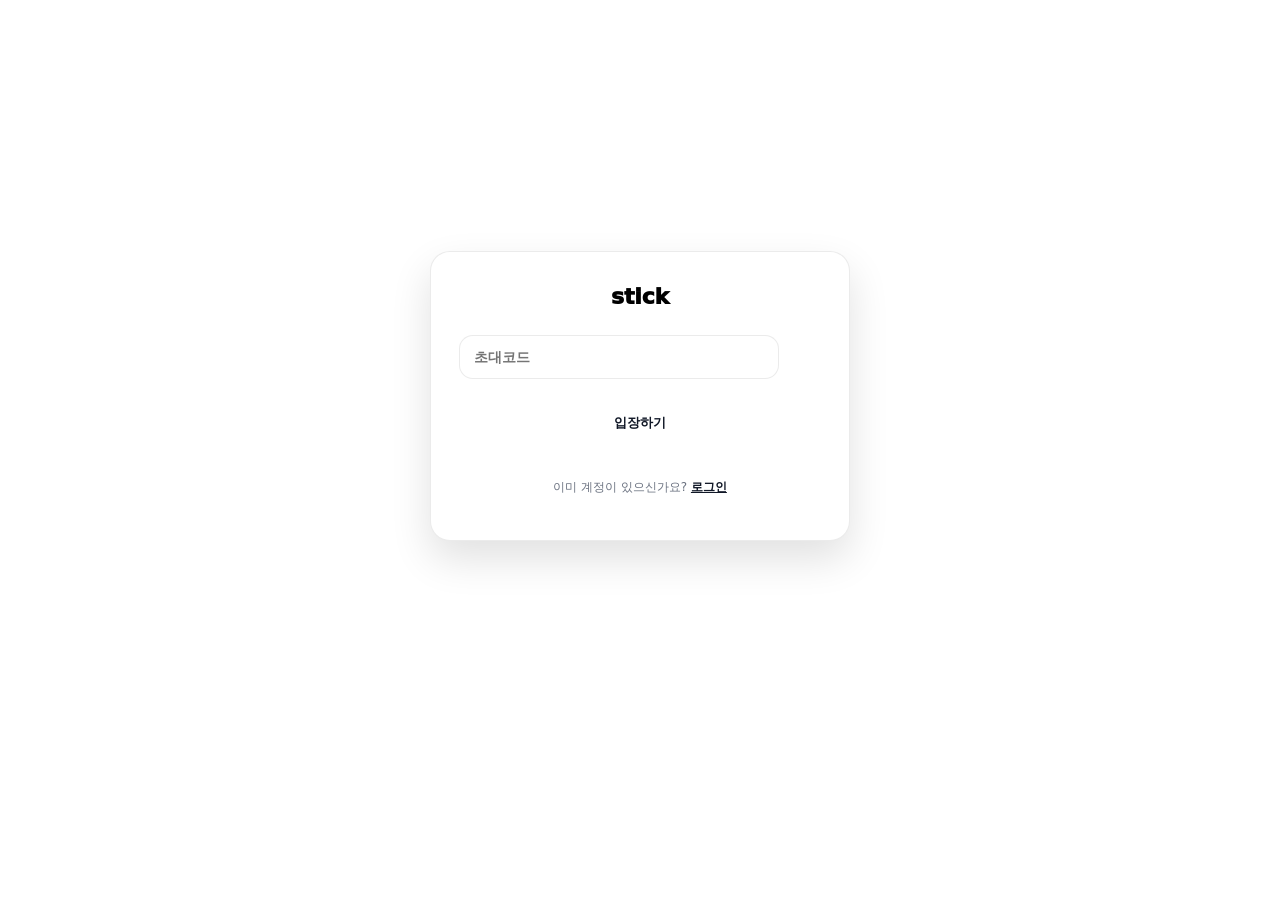
<file: index.html>
<!doctype html>
<html lang="ko">
<head>
    <meta charset="utf-8" />
    <meta name="viewport" content="width=device-width, initial-scale=1" />
    <title>stick | invite</title>

    <link rel="stylesheet" href="css/styles.css" />
    <link rel="stylesheet" href="css/index.css" />
</head>
<body>

<div class="home">
    <main class="homeCard" role="main">
        <header class="homeHead">
            <h1 class="homeTitle">stick</h1>
        </header>

        <section class="homeBody">

            <input
                    id="inviteCode"
                    class="inviteInput input"
                    type="text"
                    placeholder="초대코드"
                    autocomplete="off"
            />
        </section>

        <section class="homeActions">
            <button id="enterBtn" class="btn primary" type="button">
                입장하기
            </button>
        </section>

        <footer class="homeFoot">
            <p class="homeHint">
                이미 계정이 있으신가요?
                <button class="btn linkBtn" data-login-open>로그인</button>
            </p>
        </footer>

    </main>
</div>

<div class="overlay home-overlay hidden" aria-hidden="true" data-login-overlay>
    <div class="dialog loginDialog" role="dialog" aria-modal="true" aria-labelledby="loginTitle">
        <div class="dialogBody">
            <div id="loginTitle" class="dialogTitle">로그인</div>
            <button class="dialogClose" type="button" aria-label="닫기" data-login-close>✕</button>
            <div class="loginForm">
                <label class="loginLabel">
                    아이디
                    <input id="loginId" class="loginInput input" type="text" autocomplete="username" />
                </label>

                <label class="loginLabel">
                    비밀번호
                    <input id="loginPw" class="loginInput input" type="password" autocomplete="current-password" />
                </label>

                <div class="loginActions">
                    <button id="loginSubmitBtn" class="btn primary" type="button">로그인</button>
                    <button id="discordLoginBtn" class="btn" type="button">Discord로 로그인</button>
                </div>
                <div class="loginMeta">
                    <span>아직 계정이 없으신가요?</span>
                    <a href="./signup.html" class="loginLink">회원가입</a>
                </div>
            </div>
        </div>

    </div>
</div>



<script src="js/index.js"></script>


</body>
</html>
</file>
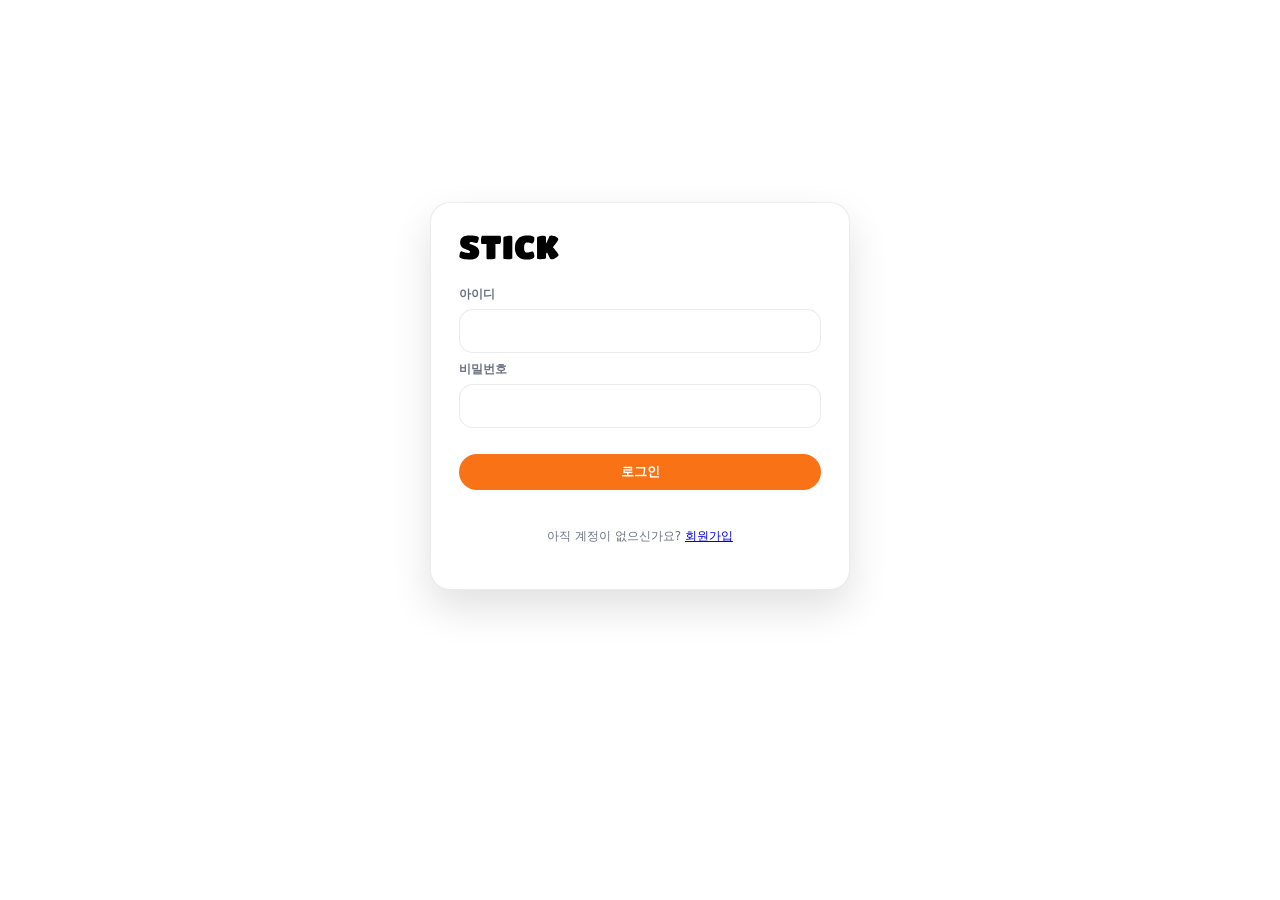
<file: src/main/resources/static/index.html>
<!doctype html>
<html lang="ko">
<head>
    <meta charset="utf-8" />
    <meta name="viewport" content="width=device-width, initial-scale=1" />
    <title>stick | 로그인</title>

    <link rel="stylesheet" href="css/styles.css" />
    <link rel="stylesheet" href="css/index.css" />
</head>
<body>

<div class="home">
    <main class="homeCard" role="main">
        <header class="homeHead">
            <h1 class="homeTitle"><img alt="stick" class="stickLogo" src="img/stick.svg"></h1>
        </header>

        <section class="homeBody">
            <label class="loginLabel">
                아이디
                <input id="loginId" class="loginInput input" type="text" autocomplete="username" />
            </label>

            <label class="loginLabel">
                비밀번호
                <input id="loginPw" class="loginInput input" type="password" autocomplete="current-password" />
            </label>
        </section>

        <section class="homeActions">
            <button id="loginSubmitBtn" class="btn primary" type="button">로그인</button>
        </section>

        <footer class="homeFoot">
            <p class="homeHint">
                아직 계정이 없으신가요?
                <a href="html/signup.html" class="loginLink">회원가입</a>
            </p>
        </footer>

    </main>
</div>

<script src="js/index.js"></script>

</body>
</html>
</file>
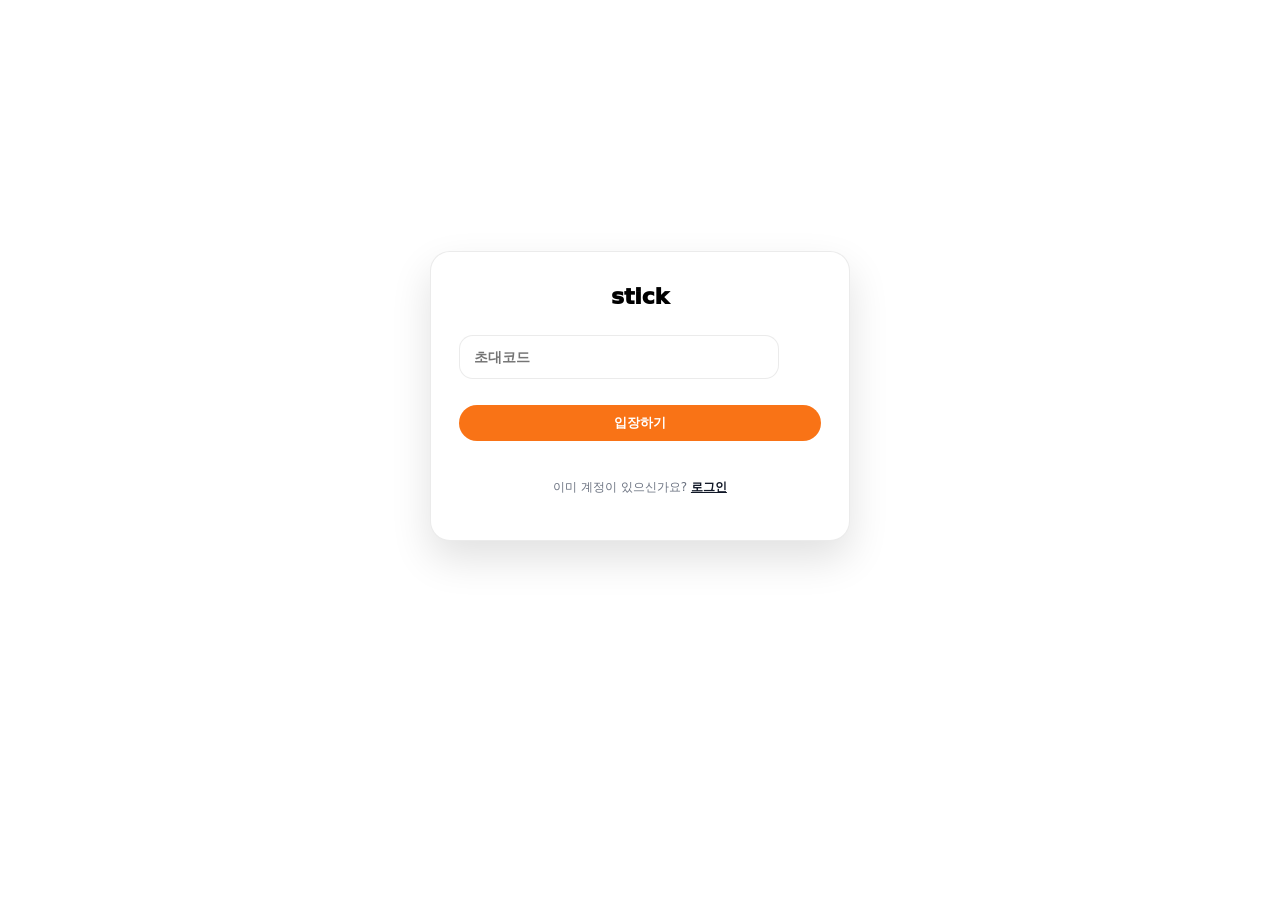
<file: src/main/resources/static/html/index.html>
<!doctype html>
<html lang="ko">
<head>
    <meta charset="utf-8" />
    <meta name="viewport" content="width=device-width, initial-scale=1" />
    <title>stick | invite</title>

    <link rel="stylesheet" href="../css/styles.css" />
    <link rel="stylesheet" href="../css/index.css" />
</head>
<body>

<div class="home">
    <main class="homeCard" role="main">
        <header class="homeHead">
            <h1 class="homeTitle">stick</h1>
        </header>

        <section class="homeBody">

            <input
                    id="inviteCode"
                    class="inviteInput input"
                    type="text"
                    placeholder="초대코드"
                    autocomplete="off"
            />
        </section>

        <section class="homeActions">
            <button id="enterBtn" class="btn primary" type="button">
                입장하기
            </button>
        </section>

        <footer class="homeFoot">
            <p class="homeHint">
                이미 계정이 있으신가요?
                <button class="btn linkBtn" data-login-open>로그인</button>
            </p>
        </footer>

    </main>
</div>

<div class="overlay home-overlay hidden" aria-hidden="true" data-login-overlay>
    <div class="dialog loginDialog" role="dialog" aria-modal="true" aria-labelledby="loginTitle">
        <div class="dialogBody">
            <div id="loginTitle" class="dialogTitle">로그인</div>
            <button class="dialogClose" type="button" aria-label="닫기" data-login-close>✕</button>
            <div class="loginForm">
                <label class="loginLabel">
                    아이디
                    <input id="loginId" class="loginInput input" type="text" autocomplete="username" />
                </label>

                <label class="loginLabel">
                    비밀번호
                    <input id="loginPw" class="loginInput input" type="password" autocomplete="current-password" />
                </label>

                <div class="loginActions">
                    <button id="loginSubmitBtn" class="btn primary" type="button">로그인</button>
                    <button id="discordLoginBtn" class="btn" type="button">Discord로 로그인</button>
                </div>
                <div class="loginMeta">
                    <span>아직 계정이 없으신가요?</span>
                    <a href="signup.html" class="loginLink">회원가입</a>
                </div>
            </div>
        </div>

    </div>
</div>



<script src="../js/index.js"></script>


</body>
</html>
</file>
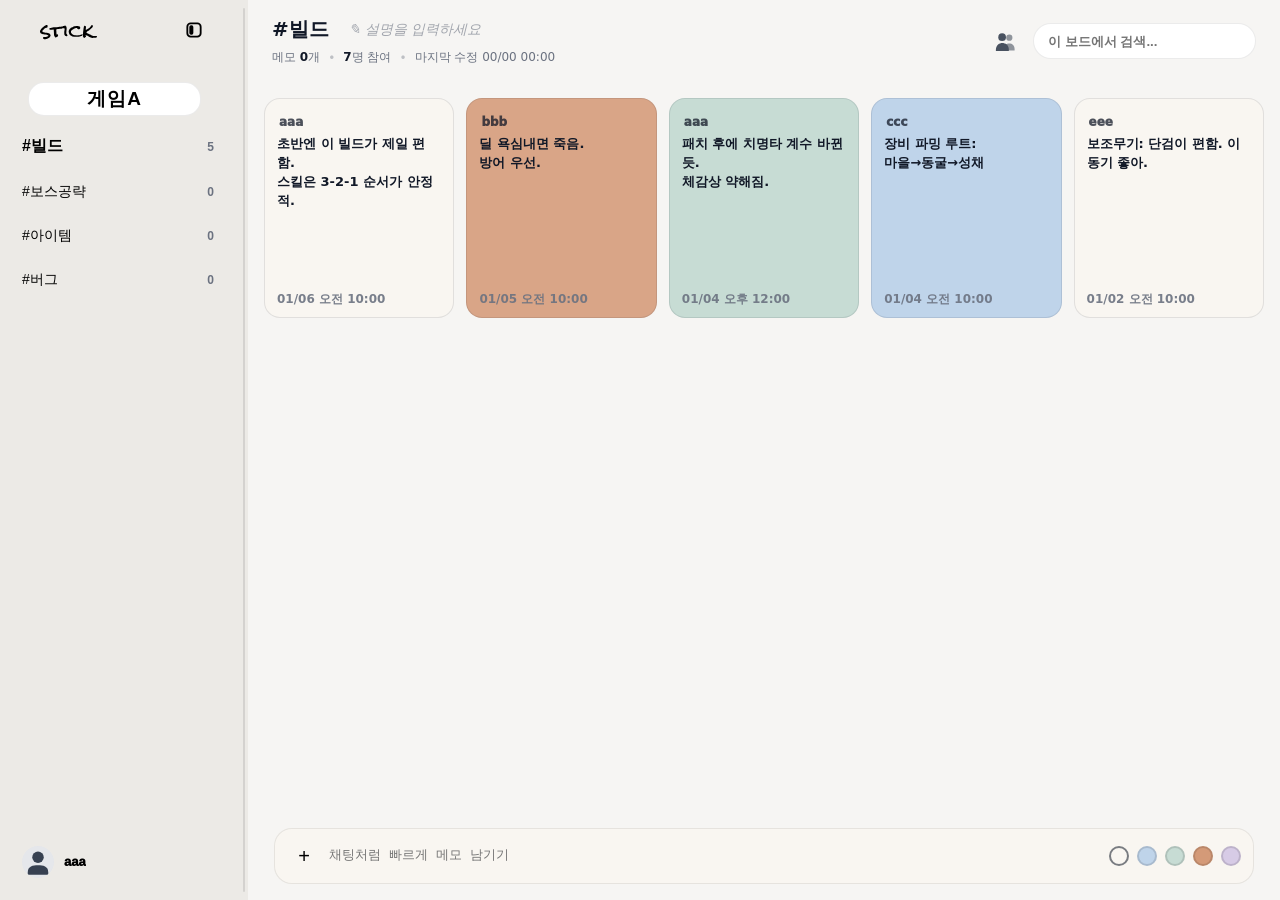
<file: app.html>
<!doctype html>
<html lang="ko">
<head>
    <meta charset="utf-8"/>
    <meta content="width=device-width,initial-scale=1" name="viewport"/>
    <title>stick</title>
    <link href="css/styles.css" rel="stylesheet"/>
</head>
<body>
<div class="app">

    <div class="layout">
        <!-- LEFT SIDEBAR -->
        <aside class="sidebar">
            <div class="sideHead">
                <div class="sideBrand">
                    <img alt="stick" class="stickLogo" src="img/stick.svg">
                </div>
                <button aria-label="사이드바 토글" class="iconBtn sideToggle" id="toggleSidebar" type="button">
                    <img alt="" class="sideIcon" src="img/sidebar-icon.svg">
                </button>
            </div>
            <div class="sideInfo">
                <div class="sideControls">
                        <label class="pill pillDrop" id="spacePill">
                            <button aria-expanded="false" aria-haspopup="listbox" class="dropBtn" id="spaceBtn"
                                    type="button">
                                <span id="spaceLabel">게임A</span>
                            </button>

                            <div class="dropMenu hidden" id="spaceMenu" role="listbox" tabindex="-1">
                                <button class="dropItem is-active" data-value="gameA" role="option" type="button">게임A
                                </button>
                                <button class="dropItem" data-value="gameB" role="option" type="button">게임B</button>
                            </div>

                            <select hidden id="spaceSelect">
                                <option value="gameA">게임A</option>
                                <option value="gameB">게임B</option>
                            </select>
                        </label>

                        <span aria-hidden="true" class="segDiv"></span>
                </div>
            </div>
            <nav class="boardList" id="boardList"></nav>
            <div class="sideFooter">
                <button aria-label="내 계정" class="userCard" id="meBtn" type="button">
                    <img alt="profile" class="avatar" id="meAvatar" src="img/user-icon.svg">

                    <div class="userMeta">
                        <div class="userName" id="meName">aaa</div>
                    </div>
                </button>
            </div>

        </aside>

        <div aria-orientation="vertical" class="splitter" id="splitter" role="separator" tabindex="0"></div>

        <!-- MAIN -->
        <main class="main">
            <div class="boardTop">
                <div class="boardHero">
                    <div class="boardTitleLine">
                        <div class="boardName" id="boardName">#빌드</div>
                        <div class="boardDesc" id="boardDesc" contenteditable="false"></div>
                    </div>

                    <div class="boardSummary" id="boardSummary">
                        <span class="sum-item">메모 <b id="memoCount">0</b>개</span>
                        <span class="sum-divider">•</span>
                        <span class="sum-item"><b id="memberCount">0</b>명 참여</span>
                        <span class="sum-divider">•</span>
                        <span class="sum-item">마지막 수정 <span id="lastModified">00/00 00:00</span></span>
                    </div>
                </div>

                <div class="topRight">
                    <!-- 멤버 패널 토글 버튼 (오른쪽 패널 열기용) -->
                    <button aria-label="멤버 패널" class="iconBtn" id="membersToggleBtn" type="button">
                        <img alt="" class="memberIcon" src="img/member-icon.svg">
                    </button>

                    <div class="search">
                        <div class="searchWrap" id="searchWrap">
                            <input autocomplete="off" id="searchInput" placeholder="이 보드에서 검색..."/>
                            <button aria-label="검색 지우기" class="searchClear" id="searchClear" type="button">✕</button>
                        </div>
                    </div>
                </div>
            </div>

            <div class="boardWrap" id="boardWrap">
                <div class="board" id="board"></div>

                <!-- empty state (빈 보드일 때만 중앙에: 문구 위 + 입력바 아래) -->
                <div class="emptyState" hidden id="emptyState">
                    <div class="emptyStack">
                        <div class="emptyText">새 메모를 시작해보자</div>

                        <div class="composer is-empty" id="composer">
                            <div class="composerRow">
                                <div class="composerBar">
                                    <div class="composerLeft">
                                        <button aria-label="추가" class="composerPlus" id="composerPlus" type="button">+
                                        </button>
                                        <input accept="image/*" hidden id="composerFile" multiple type="file"/>

                                        <textarea class="quickInput" id="quickInput"
                                                  placeholder="채팅처럼 빠르게 메모 남기기"></textarea>

                                        <div class="color-pick" id="quickColors">
                                            <div class="swatch white selected" data-color="cream" title="화이트"></div>
                                            <div class="swatch blue" data-color="blue" title="블루"></div>
                                            <div class="swatch green" data-color="sage" title="그린"></div>
                                            <div class="swatch coral" data-color="coral" title="오렌지"></div>
                                            <div class="swatch purple" data-color="lavender" title="퍼플"></div>
                                        </div>
                                    </div>
                                </div>
                            </div>
                        </div>
                    </div>
                </div>

                <!-- ✅ onboarding state (스페이스 0개일 때만 중앙에) -->
                <div class="emptyState" hidden id="onboardingState">
                    <div class="emptyStack">
                        <div class="emptyText">아직 소속된 스페이스이 없어</div>

                        <div class="composer">
                            <div class="composerBar" style="justify-content: flex-start;">
                                <div class="composerLeft"
                                     style="flex-direction: column; align-items: stretch; gap: 10px;">
                                    <input class="quickInput" id="inviteCodeInput" placeholder="초대코드 입력"
                                           style="height: 44px;"/>
                                    <div style="display:flex; gap:10px; justify-content:flex-end;">
                                        <button class="btn primary" id="joinByCodeBtn" type="button">참가</button>
                                    </div>

                                    <div style="height:1px; background: rgba(0,0,0,.08); margin: 6px 0;"></div>

                                    <input class="quickInput" id="newSpaceNameInput" placeholder="새 스페이스 이름"
                                           style="height: 44px;"/>
                                    <div style="display:flex; gap:10px; justify-content:flex-end;">
                                        <button class="btn" id="createSpaceBtn" type="button">스페이스 만들기</button>
                                    </div>
                                </div>
                            </div>
                        </div>

                        <div class="hint" style="text-align:center;">
                            초대코드로 들어가거나, 네가 스페이스을 만들면 됨.
                        </div>
                    </div>
                </div>
            </div>

            <!-- ✅ 메모가 1개 이상일 때만 쓸 하단 composer -->
            <div class="dock" hidden id="dock">
                <div class="composerRow">
                    <div class="composerBar">
                        <div class="composerLeft">
                            <button aria-label="추가" class="composerPlus" id="composerPlusDock" type="button">+</button>
                            <input accept="image/*" hidden id="composerFileDock" multiple type="file"/>
                            <textarea class="quickInput" id="quickInputDock"
                                      placeholder="채팅처럼 빠르게 메모 남기기"></textarea>

                            <div aria-label="색상 선택" class="color-pick" id="newColors">
                                <div class="swatch white selected" data-color="cream" title="화이트"></div>
                                <div class="swatch blue" data-color="blue" title="블루"></div>
                                <div class="swatch green" data-color="sage" title="그린"></div>
                                <div class="swatch coral" data-color="coral" title="오렌지"></div>
                                <div class="swatch purple" data-color="lavender" title="퍼플"></div>
                            </div>
                        </div>
                    </div>
                </div>
            </div>

            <aside aria-label="멤버 목록" class="memberPanel" id="memberPanel">
                <div class="memberHead">
                    <div class="memberTitle" id="memberTitle">멤버</div>
                    <button aria-label="닫기" class="iconBtn memberClose" id="memberClose" type="button">✕</button>
                </div>

                <div class="memberPanelBody" id="memberPanelBody"></div>
            </aside>

        </main>
    </div>
</div>

<div aria-hidden="true" class="overlay hidden noDim" id="overlay">
    <div class="dialog sidePanel" id="sidePanel">
        <div class="dialogHead">
            <div class="dialogTitle" id="panelTitle"></div>
            <button aria-label="닫기" class="dialogClose" id="panelClose" type="button">✕</button>
        </div>
        <div class="dialogBody" id="panelBody"></div>
    </div>
    <div id="modalRoot"></div>
</div>


<script src="js/app.js"></script>
</body>
</html>
</file>
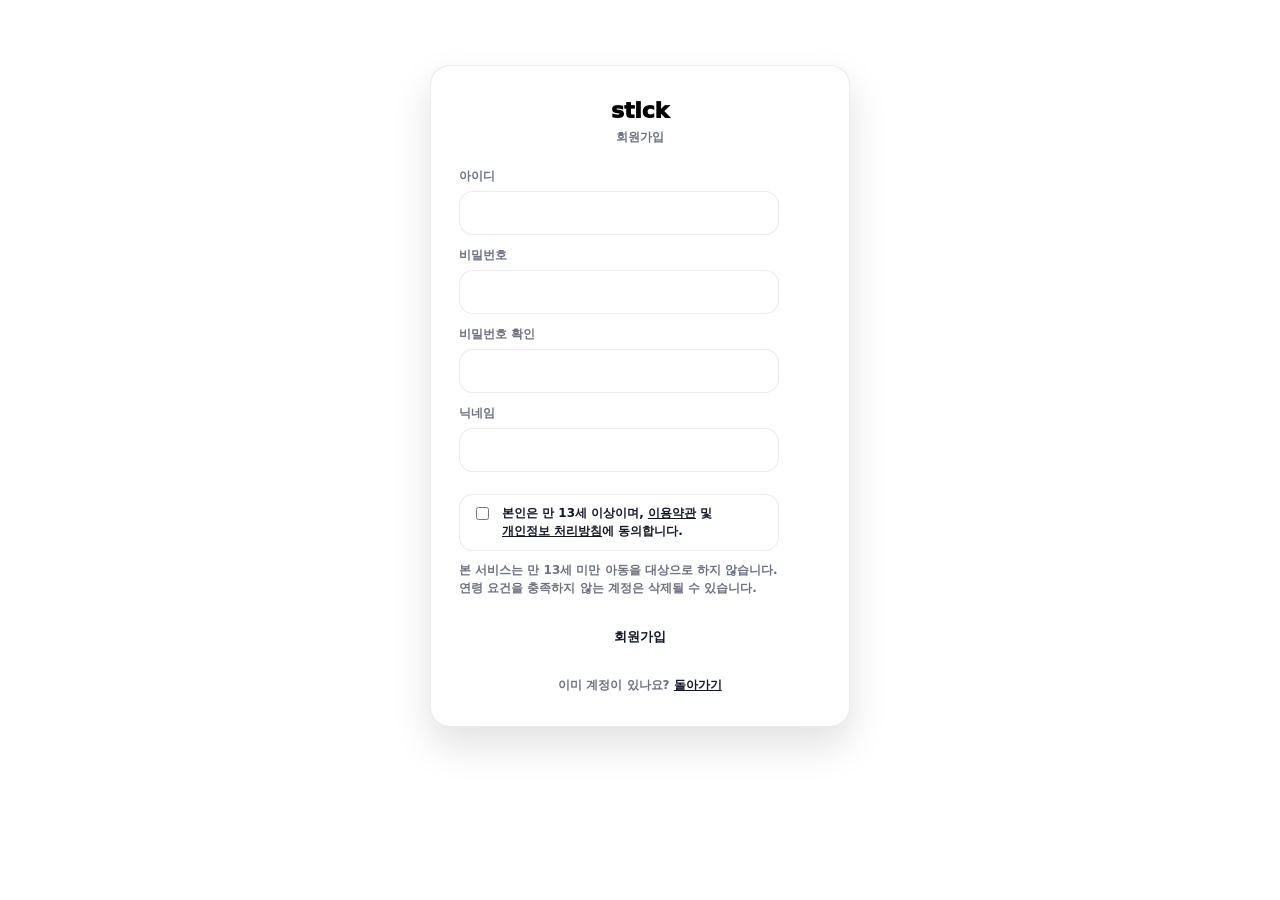
<file: signup.html>
<!doctype html>
<html lang="ko">
<head>
    <meta charset="utf-8" />
    <meta name="viewport" content="width=device-width, initial-scale=1" />
    <title>stick | signup</title>

    <link rel="stylesheet" href="css/styles.css" />
    <link rel="stylesheet" href="css/signup.css" />
</head>
<body>

<div class="signup">
    <main class="signupCard" role="main">
        <header class="signupHead">
            <h1 class="signupTitle">stick</h1>
            <p class="signupSub">회원가입</p>
        </header>

        <section class="signupBody">
            <label class="signupLabel" for="signupId">
                아이디
                <input id="signupId" class="signupInput" type="text" autocomplete="username" />
            </label>

            <label class="signupLabel" for="signupPw">
                비밀번호
                <input id="signupPw" class="signupInput" type="password" autocomplete="new-password" />
            </label>

            <label class="signupLabel" for="signupPw2">
                비밀번호 확인
                <input id="signupPw2" class="signupInput" type="password" autocomplete="new-password" />
            </label>

            <label class="signupLabel" for="signupNick">
                닉네임
                <input id="signupNick" class="signupInput" type="text" autocomplete="nickname" />
            </label>
        </section>

        <section class="signupAgreement">
            <label class="agreeCheck">
                <input type="checkbox" id="agreeTerms" />
                <span class="agreeText">
      본인은 만 13세 이상이며,
      <button type="button" class="inlineLink" id="openTerms">이용약관</button> 및
      <button type="button" class="inlineLink" id="openPrivacy">개인정보 처리방침</button>에 동의합니다.
    </span>
            </label>

            <p class="agreeDesc">
                본 서비스는 만 13세 미만 아동을 대상으로 하지 않습니다.
                연령 요건을 충족하지 않는 계정은 삭제될 수 있습니다.
            </p>
        </section>


        <button id="signupBtn" class="btn primary" type="button" disabled>회원가입</button>

        </section>


        <footer class="signupFoot">
            <p class="signupHint">
                이미 계정이 있나요?
                <a href="./index.html" class="signupLink">돌아가기</a>
            </p>
        </footer>
    </main>
</div>

<div id="overlay" class="overlay hidden" aria-hidden="true">
    <div class="modalRoot">
        <div class="dialog" role="dialog" aria-modal="true" aria-labelledby="policyTitle">
            <div class="dialogHead">
                <div id="policyTitle" class="dialogTitle">약관</div>
                <button id="policyClose" class="dialogClose" type="button" aria-label="닫기">✕</button>
            </div>

            <div class="dialogBody">
                <div id="policyContent" class="policyContent">
                    <!-- JS가 내용 채움 -->
                </div>
            </div>

            <div class="dialogActions">
                <button id="policyOk" class="btn primary" type="button">확인</button>
            </div>
        </div>
    </div>
</div>

<script src="js/signup.js"></script>
</body>
</html>
</file>
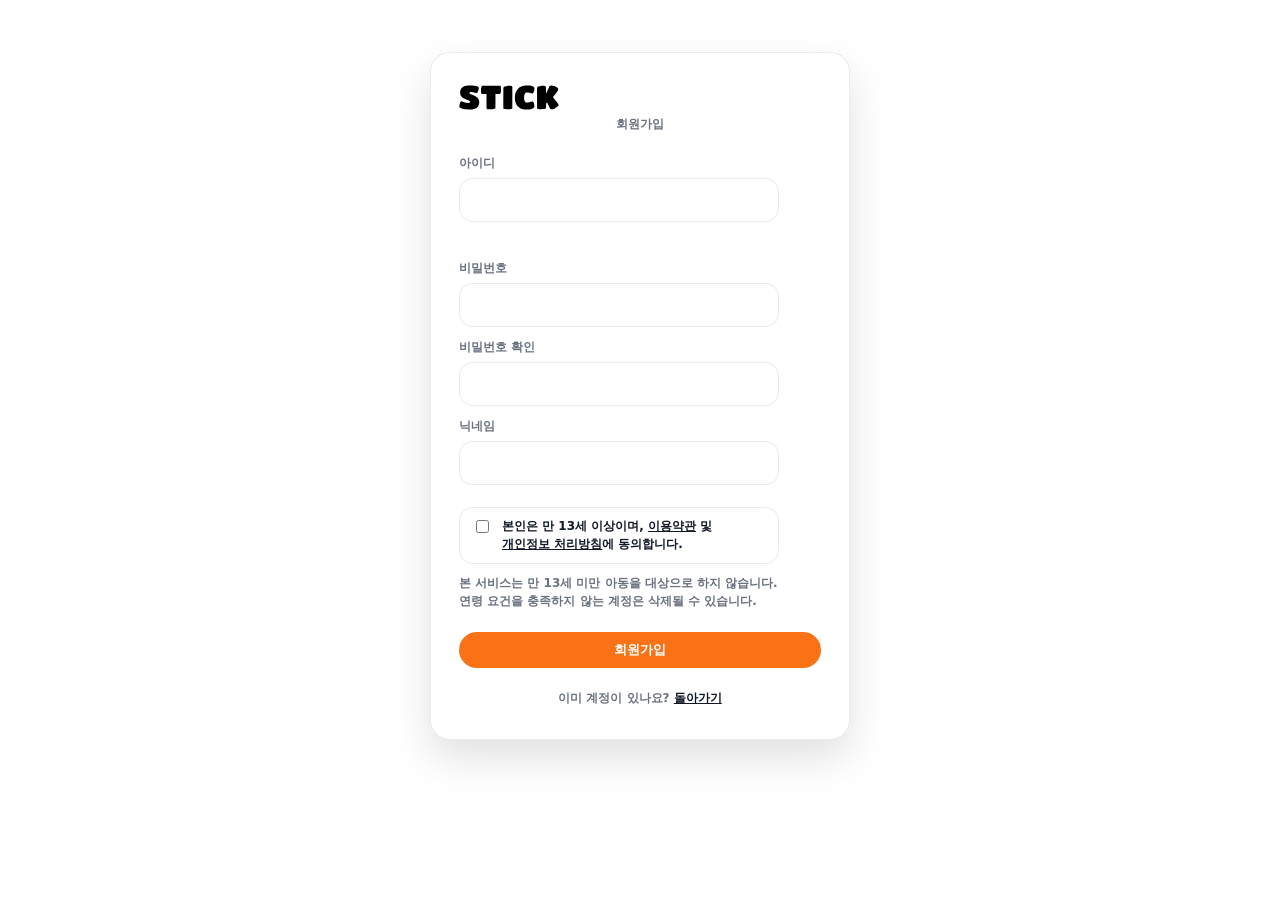
<file: src/main/resources/static/html/signup.html>
<!doctype html>
<html lang="ko">
<head>
    <meta charset="utf-8" />
    <meta name="viewport" content="width=device-width, initial-scale=1" />
    <title>stick | signup</title>

    <link rel="stylesheet" href="../css/styles.css" />
    <link rel="stylesheet" href="../css/signup.css" />
</head>
<body>

<div class="signup">
    <main class="signupCard" role="main">
        <header class="signupHead">
            <h1 class="signupTitle"><img alt="stick" class="stickLogo" src="../img/stick.svg"></h1>
            <p class="signupSub">회원가입</p>
        </header>

        <section class="signupBody">
            <label class="signupLabel" for="signupId">
                아이디
                <input id="signupId" class="signupInput" type="text" autocomplete="username" />
                <span class="fieldError" id="idError"></span>
            </label>

            <label class="signupLabel" for="signupPw">
                비밀번호
                <input id="signupPw" class="signupInput" type="password" autocomplete="new-password" />
            </label>

            <label class="signupLabel" for="signupPw2">
                비밀번호 확인
                <input id="signupPw2" class="signupInput" type="password" autocomplete="new-password" />
            </label>

            <label class="signupLabel" for="signupNick">
                닉네임
                <input id="signupNick" class="signupInput" type="text" autocomplete="nickname" />
            </label>
        </section>

        <section class="signupAgreement">
            <label class="agreeCheck">
                <input type="checkbox" id="agreeTerms" />
                <span class="agreeText">
      본인은 만 13세 이상이며,
      <button type="button" class="inlineLink" id="openTerms">이용약관</button> 및
      <button type="button" class="inlineLink" id="openPrivacy">개인정보 처리방침</button>에 동의합니다.
    </span>
            </label>

            <p class="agreeDesc">
                본 서비스는 만 13세 미만 아동을 대상으로 하지 않습니다.
                연령 요건을 충족하지 않는 계정은 삭제될 수 있습니다.
            </p>
        </section>


        <button id="signupBtn" class="btn primary" type="button" disabled>회원가입</button>

        </section>


        <footer class="signupFoot">
            <p class="signupHint">
                이미 계정이 있나요?
                <a href="../index.html" class="signupLink">돌아가기</a>
            </p>
        </footer>
    </main>
</div>

<div id="overlay" class="overlay hidden" aria-hidden="true">
    <div class="modalRoot">
        <div class="dialog" role="dialog" aria-modal="true" aria-labelledby="policyTitle">
            <div class="dialogHead">
                <div id="policyTitle" class="dialogTitle">약관</div>
                <button id="policyClose" class="dialogClose" type="button" aria-label="닫기">✕</button>
            </div>

            <div class="dialogBody">
                <div id="policyContent" class="policyContent">
                    <!-- JS가 내용 채움 -->
                </div>
            </div>

            <div class="dialogActions">
                <button id="policyOk" class="btn primary" type="button">확인</button>
            </div>
        </div>
    </div>
</div>

<script src="../js/signup.js"></script>
</body>
</html>
</file>
<file: css/styles.css>
:root{
  --bg: #ffffff;
  --panel: #ffffff;
  --line: rgba(0,0,0,.08);
  --text: #111827;
  --muted: #6b7280;
  --gap: 12px;
  --card-w: clamp(165px, 12vw, 205px);
  --max-cols: 12;
  --note-h: 180px;
  --sidebar-w: 240px;
  --splitter-w: 8px;
  --topbar-h: 64px;
  --drop-item-h: 35px;
  --drop-visible-count: 5;
}

*{
  box-sizing: border-box;
}

html,body{
  height: 100%;
}

body{
  margin: 0;
  background: #F6F5F3;
  color: var(--text);
  font-family: system-ui, -apple-system, Segoe UI, Roboto, "Noto Sans KR", sans-serif;
}

.hidden{
  display: none !important;
}

.app{
  height: 100%;
  display: flex;
  flex-direction: column;
}

.btn{
  height: 36px;
  padding: 0 16px;
  border-radius: 999px;
  border: none;
  background: none;
  font-weight: 1000;
  font-size: 13px;
  color: #111827;
  cursor: pointer;
  backdrop-filter: blur(4px);
}

.pill{
  height: 34px;
  border-radius: 999px;
  border: 1px solid var(--line);
  background: #fff;
  display: flex;
  align-items: center;
  gap: 8px;
  padding: 0 10px;
  cursor: pointer;
}

.pill select{
  border: none;
  background: transparent;
  outline: none;
  font-weight: 700;
}

.layout{
  flex: 1;
  display: grid;
  grid-template-columns: var(--sidebar-w) var(--splitter-w) 1fr;
  min-height: 0;
  transition: grid-template-columns .2s ease;
}

.sidebar{
  background: #ECEAE6;
  padding: 12px;
  min-height: 0;
  display: flex;
  flex-direction: column;
  align-self: stretch;
}

.sideTitle{
  font-weight: 900;
  font-size: 13px;
  color: #374151;
  margin-bottom: 10px;
}

.boardList{
  display: flex;
  flex-direction: column;
  gap: 6px;
  flex: 1 1 auto;
  min-height: 0;
  overflow: auto;
  padding-right: 4px;
}

.boardBtn{
  width: 100%;
  border: none;
  background: transparent;
  text-align: left;
  padding: 10px 10px;
  border-radius: 12px;
  cursor: pointer;
  display: flex;
  justify-content: space-between;
  gap: 10px;
  align-items: center;
}

.boardBtn:hover{
  background: #f3f4f6;
}

.boardBtn.active .boardHash{
  font-weight: 750;
  font-size: 16px;
}

.boardHash{
  font-weight: 500;
  font-size: 14px;
}

.boardCount{
  color: var(--muted);
  font-weight: 800;
  font-size: 12px;
}

.main{
  min-height: 0;
  display: flex;
  flex-direction: column;
}

.topRight{
  display: flex;
  align-items: center;
  gap: 10px;
}

.boardTop{
  display: flex;
  align-items: center;
  gap: 16px;
  padding: 14px;
  background: #F6F5F3;
  justify-content: space-between;
}

.boardTitle{
  display: flex;
  align-items: center;
  gap: 4px;
  flex: 1;
}

.boardName{
  white-space: nowrap;
  font-weight: 1000;
}

.boardMeta{
  color: var(--muted);
  font-size: 12px;
  font-weight: 700;
}

.search{
  flex: 0 1 360px;
  max-width: 360px;
  min-width: 220px;
}

.searchWrap{
  position: relative;
  display: flex;
  width: 100%;
}

.searchWrap input{
  width: 100%;
  min-width: 0;
  height: 36px;
  border-radius: 999px;
  border: 1px solid var(--line);
  padding: 0 34px 0 14px;
  outline: none;
  background: #fff;
  font-weight: 700;
}

.searchClear{
  position: absolute;
  right: 12px;
  top: 50%;
  transform: translateY(-50%);
  border: none;
  background: transparent;
  padding: 0;
  font-weight: 1000;
  font-size: 13px;
  cursor: pointer;
  color: #6b7280;
  opacity: 0;
  pointer-events: none;
}

.searchWrap.hasText .searchClear{
  opacity: 1;
  pointer-events: auto;
}

.hint{
  color: var(--muted);
  font-size: 12px;
  font-weight: 700;
  padding-left: 14px;
}

.boardWrap{
  position: relative;
  flex: 1;
  min-height: 0;
  overflow: auto;
  padding: 16px;
  padding-bottom: 140px;
}

.board{
  --cols: 8;
  display: grid;
  grid-template-columns: repeat(var(--cols), minmax(0, 1fr));
  gap: var(--gap);
  align-content: start;
}

.note{
  cursor: pointer;
  display: flex;
  flex-direction: column;
  padding: 12px;
  border-radius: 16px;
  border: 1px solid rgba(17,24,39,.10);
  height: 220px;
}

.noteHead{
  display: flex;
  align-items: center;
  justify-content: space-between;
  padding: 2px 2px 0;
  margin-bottom: 4px;
  height: 20px;
}

.note .body{
  flex: 1;
  padding: 0;
  font-weight: 800;
  font-size: 13px;
  line-height: 1.45;
  overflow: hidden;
  display: -webkit-box;
  -webkit-line-clamp: 6;
  -webkit-box-orient: vertical;
  white-space: pre-wrap;
  margin-bottom: auto;
}

.note .meta{
  left: 12px;
  right: 12px;
  bottom: 8px;
  display: flex;
  justify-content: space-between;
  align-items: center;
  color: #6b7280;
  font-size: 12px;
  font-weight: 900;
  line-height: 1;
  margin-top: 6px;
}

.note.small{
  grid-column: span 1;
}

.note.large{
  grid-column: span 2;
}

.note .author{
  opacity: .95;
}

.note .time{
  opacity: .9;
}

.note .hoverX{
  border: none;
  background: transparent;
  padding: 2px 4px;
  font-size: 14px;
  font-weight: 1000;
  color: #111827;
  opacity: 0;
  pointer-events: none;
  cursor: pointer;
}

.note.canDelete:hover .hoverX{
  opacity: .55;
  pointer-events: auto;
}

.note.canDelete .hoverX:hover{
  opacity: 1;
}

.noteAuthor{
  font-weight: 1000;
  font-size: 12px;
  color: rgba(17,24,39,.75);
  white-space: nowrap;
  overflow: hidden;
  text-overflow: ellipsis;
}

.composerBar.cream{
  background: rgba(249,246,241,.95);
}

.composerBar.blue{
  background: rgba(191,212,234,.90);
}

.composerBar.sage{
  background: rgba(199,220,212,.90);
}

.composerBar.coral{
  background: rgba(217,165,135,.90);
}

.composerBar.lavender{
  background: rgba(215,203,230,.90);
}

mark{
  background: linear-gradient(90deg,
    rgba(255, 92, 151,.28),
    rgba(255, 209, 102,.28),
    rgba(72, 209, 255,.28),
    rgba(169, 120, 255,.28)
  );
  padding: 0 2px;
  border-radius: 6px;
}

.emptyState{
  position: absolute;
  inset: 0;
  display: grid;
  place-items: center;
  pointer-events: none;
}

.emptyState[hidden]{
  display: none !important;
}

.emptyText{
  font-size: 18px;
  font-weight: 1000;
  color: #6b7280;
  text-align: center;
}

.emptyStack{
  pointer-events: auto;
  display: flex;
  flex-direction: column;
  align-items: center;
  gap: 14px;
  width: min(980px, 92vw);
}

.composer{
  position: static;
  width: 100%;
}

.dock{
  position: fixed;
  left: calc(var(--sidebar-w) + var(--splitter-w) + (100vw - (var(--sidebar-w) + var(--splitter-w))) / 2);
  transform: translateX(-50%);
  bottom: 16px;
  width: min(980px, calc(100vw - (var(--sidebar-w) + var(--splitter-w)) - 32px));
  z-index: 80;
}

.dock[hidden]{
  display: none !important;
}

.composer.is-docked{
  bottom: 16px;
  top: auto;
  transform: translateX(-50%);
}

.composerRow{
  display: flex;
  align-items: center;
  gap: 14px;
  flex-wrap: nowrap;
}

.composerBar{
  flex: 1;
  display: flex;
  align-items: center;
  gap: 14px;
  padding: 10px 12px;
  border-radius: 18px;
  background: rgba(255,255,255,.88);
  border: 1px solid var(--line);
  backdrop-filter: blur(6px);
  justify-content: flex-start;
  box-shadow: none;
}

.composerRow .composerBar{
  flex: 1 1 auto;
  min-width: 0;
}

.composerRow .fab{
  flex: 0 0 auto;
}

.composerLeft{
  display: flex;
  align-items: center;
  gap: 10px;
  flex: 1;
  min-width: 0;
}

.quickInput{
  border: none;
  outline: none;
  background: transparent;
  resize: none;
  width: 100%;
  height: auto;
  line-height: 20px;
  min-height: 28px;
  max-height: 140px;
  overflow-y: auto;
  padding: 3px 0;
}

.dialog.noteDialog.cream{
  background: #F9F6F1;
  color: #111827;
}

.dialog.noteDialog.blue{
  background: #BFD4EA;
  color: #111827;
}

.dialog.noteDialog.sage{
  background: #C7DCD4;
  color: #111827;
}

.dialog.noteDialog.coral{
  background: #D9A587;
  color: #111827;
}

.dialog.noteDialog.lavender{
  background: #D7CBE6;
  color: #111827;
}

.composerLeft{
  display: flex;
  align-items: center;
  gap: 8px;
}

.color-pick{
  display: flex;
  align-items: center;
  gap: 8px;
  padding-left: 6px;
}

.swatch{
  width: 20px;
  height: 20px;
  border-radius: 999px;
  border: 2px solid rgba(0,0,0,.12);
  cursor: pointer;
}

.swatch.white{
  background: #F9F6F1;
  border: 2px solid rgba(0,0,0,.15);
}

.swatch.blue{
  background: #BFD4EA;
}

.swatch.green{
  background: #C7DCD4;
}

.swatch.coral{
  background: #D49A78;
}

.swatch.purple{
  background: #D7CBE6;
}

.swatch.selected{
  border-color: rgba(17,24,39,.55);
}

.fab{
  width: 50px;
  height: 50px;
  border-radius: 999px;
  border: 1px solid rgba(0,0,0,.12);
  background: #fff;
  font-size: 22px;
  font-weight: 1000;
  cursor: pointer;
  flex: 0 0 auto;
  box-shadow: none;
  margin-left: 10px;
}

.overlay{
  position: fixed;
  inset: 0;
  background: rgba(0,0,0,.35);
  display: flex;
  align-items: center;
  justify-content: center;
  z-index: 120;
}

.overlay.hidden{
  display: none;
}

.overlay.noDim{
  background: transparent;
}

.overlay.sidePanel{
  background: transparent;
}

.overlay.modal{
  background: rgba(0,0,0,.35);
}

#modalRoot{
  display: flex;
  justify-content: center;
  align-items: center;
  width: min(92vw,92vh);
}

.modalRoot:not(.sidePanelPos){
  position: relative;
  left: auto;
  top: auto;
  width: min(860px, 92vw);
}

.dialog{
  background: #fff;
  border-radius: 18px;
  border: 1px solid rgba(0,0,0,.10);
  box-shadow: none;
  overflow: hidden;
}

.dialogHead{
  padding: 12px 14px;
  border-bottom: 1px solid var(--line);
  display: flex;
  justify-content: space-between;
  align-items: center;
  gap: 10px;
}

.dialogTitle{
  font-weight: 1000;
}

.dialogClose{
  border: none;
  background: transparent;
  font-size: 16px;
  font-weight: 1000;
  cursor: pointer;
  opacity: .6;
}

.dialogClose:hover{
  opacity: 1;
}

.dialogBody{
  padding: 14px;
}

.dialogText{
  width: 100%;
  min-height: 220px;
  border-radius: 14px;
  border: 1px solid rgba(0,0,0,.10);
  padding: 12px;
  font-size: 13px;
  font-weight: 800;
  line-height: 1.45;
  resize: vertical;
  outline: none;
  white-space: pre-wrap;
}

.dialogMeta{
  margin-top: 10px;
  display: flex;
  justify-content: space-between;
  color: var(--muted);
  font-weight: 900;
  font-size: 12px;
}

.dialogActions{
  margin-top: 12px;
  display: flex;
  justify-content: flex-end;
  gap: 10px;
}

.modalRoot.memberPos .dialog{
  pointer-events: auto;
}

.modalRoot.sidePanelPos{
  position: fixed;
  left: 12px;
  top: 12px;
  width: min(420px,92vw);
  display: flex;
  justify-content: center;
  pointer-events: none;
}

.noteDialog{
  width: 520px;
  max-width: 90vw;
}

.noteDialog.hasImage{
  width: auto;
  max-width: 92vw;
}

.noteDialog img{
  display: block;
  max-width: 92vw;
  max-height: 80vh;
  height: auto;
  width: auto;
}

.noteDialog.small{
  width: 420px;
}

.noteDialog.large{
  width: 560px;
}

.note.cream{
  background: #F9F6F1;
  color: #111827;
}

.note.blue{
  background: #BFD4EA;
  color: #111827;
}

.note.sage{
  background: #C7DCD4;
  color: #111827;
}

.note.coral{
  background: #D9A587;
  color: #111827;
}

.note.lavender{
  background: #D7CBE6;
  color: #111827;
}

.dialog.noteDialog .dialogText{
  background: rgba(255,255,255,.65);
}

.dialog.sidePanel{
  width: clamp(360px,42vw,560px);
  max-width: calc(100vw - 24px);
  border-radius: 16px;
  flex: 0 0 auto;
}

.sideFooter{
  margin-top: auto;
  padding-top: 10px;
  display: flex;
  align-items: center;
  justify-content: space-between;
  gap: 10px;
  flex: 0 0 auto;
}

.userCard{
  flex: 1;
  display: flex;
  align-items: center;
  gap: 10px;
  border: none;
  border-radius: 12px;
  background: transparent;
  padding: 10px;
  cursor: pointer;
}

.userCard:hover{
  background: #f3f4f6;
}

.layout.sidebar-collapsed .userCard .userMeta{
  display: none;
}

.userMeta{
  min-width: 0;
  display: flex;
  align-items: center;
}

.userName{
  font-weight: 1000;
  font-size: 13px;
  line-height: 1.1;
  white-space: nowrap;
  overflow: hidden;
  text-overflow: ellipsis;
}

.userSub{
  margin-top: 3px;
  font-size: 11px;
  font-weight: 800;
  color: var(--muted);
}

.userActions{
  display: flex;
  gap: 6px;
}

.iconBtn{
  width: 36px;
  height: 36px;
  border-radius: 12px;
  border: none;
  background: transparent;
  cursor: pointer;
}

.iconBtn:hover{
  background: #f3f4f6;
}

.layout.sidebar-collapsed{
  --sidebar-w: 56px;
}

.layout.sidebar-collapsed .sidebar{
  overflow: hidden;
  padding: 0;
  border-right: none;
}

.layout.sidebar-collapsed .sideTitle,
.layout.sidebar-collapsed .boardList{
  display: none;
}

.layout.sidebar-collapsed .sideInfo{
  display: none;
}

.settingsOnly{
  width: 40px;
  height: 40px;
}

.layout.sidebar-collapsed .settingsOnly{
  background: #f3f4f6;
}

.memberList{
  display: flex;
  flex-direction: column;
  gap: 8px;
}

.memberItem{
  display: flex;
  align-items: center;
  gap: 10px;
  padding: 10px;
  border-radius: 12px;
  border: 1px solid var(--line);
  background: rgba(255,255,255,.75);
}

.memberName{
  font-weight: 1000;
  font-size: 13px;
  white-space: nowrap;
  overflow: hidden;
  text-overflow: ellipsis;
}

.splitter{
  cursor: col-resize;
  background: #ECEAE6;
  position: relative;
}

.splitter::after{
  content: "";
  position: absolute;
  top: 8px;
  bottom: 8px;
  left: 50%;
  width: 2px;
  transform: translateX(-50%);
  background: rgba(0,0,0,.10);
  border-radius: 999px;
}

.splitter:hover::after{
  background: rgba(0,0,0,.18);
}

.dock .composerRow{
  display: flex;
  align-items: center;
}

.dock .composerBar{
  flex: 1;
}

.viewDialog{
  display: flex;
  flex-direction: column;
  min-height: 420px;
}

.viewHead{
  display: flex;
  align-items: center;
  justify-content: space-between;
  gap: 12px;
  padding: 12px 14px;
  border-bottom: 1px solid rgba(0,0,0,.08);
  background: rgba(255,255,255,.55);
  backdrop-filter: blur(6px);
}

.viewHeadLeft{
  display: flex;
  align-items: center;
  gap: 12px;
  min-width: 0;
}

.authorPill{
  display: inline-flex;
  align-items: center;
  padding: 6px 10px;
  border-radius: 999px;
  border: 1px solid rgba(0,0,0,.12);
  background: rgba(255,255,255,.75);
  font-weight: 1000;
  font-size: 12px;
  white-space: nowrap;
}

.viewWhen{
  font-weight: 900;
  font-size: 12px;
  color: rgba(17,24,39,.70);
  white-space: nowrap;
  overflow: hidden;
  text-overflow: ellipsis;
}

.editedTag{
  margin-left: 6px;
  font-weight: 1000;
  color: rgba(17,24,39,.70);
}

.viewClose{
  border: none;
  background: transparent;
  font-size: 20px;
  font-weight: 1000;
  cursor: pointer;
  opacity: .75;
}

.viewClose:hover{
  opacity: 1;
}

.viewBody{
  padding: 18px 16px;
  flex: 1 1 auto;
  min-height: 0;
}

.viewContent{
  white-space: pre-wrap;
  font-weight: 900;
  line-height: 1.5;
  color: #111827;
}

.viewFoot{
  display: flex;
  align-items: center;
  justify-content: space-between;
  gap: 12px;
  padding: 12px 14px;
  border-top: 1px solid rgba(0,0,0,.08);
  background: rgba(255,255,255,.55);
  backdrop-filter: blur(6px);
}

.viewFootHint{
  font-size: 12px;
  font-weight: 900;
  color: rgba(17,24,39,.55);
}

.viewFootActions{
  display: flex;
  gap: 10px;
  align-items: center;
}

.editActionsRow{
  margin-top: 12px;
  display: flex;
  justify-content: flex-end;
  gap: 10px;
}

.btn:hover{
  background: #fff;
  box-shadow: none;
}

.btn.primary{
  border-color: rgba(17,24,39,.25);
}

.btn.danger{
  border-color: rgba(17,24,39,.25);
}

.sideFooter.userBar{
  margin-top: auto;
  padding: 10px 12px;
  border-top: 1px solid var(--line);
  display: flex;
  align-items: center;
  justify-content: space-between;
  gap: 10px;
  background: #fff;
}

.meRow{
  flex: 1;
  min-width: 0;
  display: flex;
  align-items: center;
  gap: 10px;
  border: none;
  background: transparent;
  padding: 6px 6px;
  border-radius: 12px;
  cursor: pointer;
}

.meRow:hover{
  background: #f3f4f6;
}

.avatar{
  width: 32px;
  height: 32px;
  border-radius: 999px;
  display: flex;
  align-items: center;
  justify-content: center;
  font-weight: 900;
  font-size: 13px;
  background: #e5e7eb;
  color: #111827;
  flex: 0 0 auto;
}

.meName{
  font-weight: 700;
  font-size: 12px;
  color: #111827;
  white-space: nowrap;
  overflow: hidden;
  text-overflow: ellipsis;
}

.gearBtn{
  width: 36px;
  height: 36px;
  border-radius: 12px;
  border: 1px solid var(--line);
  background: #fff;
  cursor: pointer;
  flex: 0 0 auto;
}

.gearBtn:hover{
  background: #f3f4f6;
}

.pillDrop{
  position: relative;
  border: 1px solid var(--line);
  background: #fff;
  border-radius: 16px;
  padding: 12px 16px;
  box-shadow: none;
  cursor: pointer;
}

.pillDrop.open{
  box-shadow: none;
}

.pillDrop.open .dropMenu{
  opacity: 1;
  transform: translateY(0) scale(1);
  pointer-events: auto;
  transition: opacity .16s ease,
    transform .18s cubic-bezier(.2,.8,.2,1);
}

.pillDrop:hover{
  border: 2px solid gray;
}

.dropBtn{
  width: 100%;
  border: none;
  background: transparent;
  display: flex;
  align-items: center;
  justify-content: center;
  gap: 10px;
  padding: 0;
  cursor: pointer;
  font-size: 19px;
  line-height: 1.2;
  white-space: nowrap;
  overflow: hidden;
  text-overflow: ellipsis;
}

.dropMenu{
  position: absolute;
  left: 0;
  top: calc(100% + 8px);
  width: 100%;
  max-height: calc(var(--drop-item-h) * var(--drop-visible-count));
  overflow-y: auto;
  background: #fff;
  border: 1px solid rgba(17,24,39,.08);
  border-radius: 18px;
  box-shadow: 0 10px 28px rgba(17,24,39,.10);
  opacity: 1;
  transform: translateY(0) scale(1);
  transform-origin: top left;
  pointer-events: auto;
  z-index: 40;
  transition: opacity .16s ease,
    transform .18s cubic-bezier(.2,.8,.2,1);
}

.dropItem{
  width: 100%;
  min-height: var(--drop-item-h);
  padding: 0 16px;
  display: flex;
  align-items: center;
  justify-content: center;
  border: none;
  background: #fff;
  cursor: pointer;
  font-size: 15px;
  color: #111827;
  transition: background .12s ease;
}

.dropItem:hover{
  background: rgba(17,24,39,.04);
}

.dropItem.is-active{
  font-weight: 600;
}

.dropItem.is-active::before{
  content: "•";
  margin-right: 6px;
  font-weight: 900;
}

.dropItem.is-active::after{
  content: "•";
  margin-left: 6px;
  font-weight: 900;
}

.dropMenu::-webkit-scrollbar{
  width: 10px;
}

.dropMenu::-webkit-scrollbar-thumb{
  background: rgba(17,24,39,.16);
  border-radius: 999px;
  border: 2px solid #fff;
}

.dropMenu::-webkit-scrollbar-track{
  background: transparent;
}

.dropMenu.hidden{
  display: block !important;
  opacity: 0;
  transform: translateY(-6px) scale(.98);
  pointer-events: none;
}

.sideInfo{
  padding-top: 15px;
  margin-bottom: 10px;
}

.sideBrand{
  padding-left: 8px;
  font-weight: 1000;
  font-size: 16px;
  color: #374151;
  letter-spacing: -0.2px;
}

.sideControls .pill{
  width: 40%;
  justify-content: space-between;
}

.sideControls .pillDrop{
  flex: 1 1 auto;
}

.sideControls{
  display: flex;
  gap: 10px;
  align-items: center;
}

.sideControls #spacePill{
  flex: 7 1 0;
  min-width: 0;
}

.sideControls #membersPill{
  flex: 3 0 0;
  min-width: 0;
}

#spaceLabel{
  display: block;
  max-width: 100%;
  white-space: nowrap;
  overflow: hidden;
  text-overflow: ellipsis;
  font-weight: 600;
  letter-spacing: 1px;
}

.sideTop{
  display: flex;
  align-items: center;
  justify-content: space-between;
  gap: 8px;
  margin-bottom: 10px;
}

.layout.sidebar-collapsed .sideInfo{
  display: none;
}

.sideHead{
  display: flex;
  align-items: center;
  justify-content: space-between;
  gap: 10px;
  margin-bottom: 10px;
  flex: 0 0 auto;
}

.sideHead .sideBrand{
  font-weight: 1000;
  font-size: 16px;
  color: #374151;
  letter-spacing: -0.2px;
}

.sideToggle{
  display: flex;
  align-items: center;
  justify-content: center;
}

.sideIcon{
  width: 20px;
  height: 20px;
  stroke: #374151;
  stroke-width: 2.8;
  stroke-linecap: round;
  stroke-linejoin: round;
  fill: none;
  transition: transform .25s ease;
}

.layout.sidebar-collapsed .sideHead{
  justify-content: center;
  padding: 10px 0;
  min-height: 56px;
  margin-bottom: 0;
}

.layout.sidebar-collapsed .sideHead .sideBrand{
  display: none;
}

.overlay.sidePanel{
  background: transparent;
}

.overlay.modal{
  background: rgba(0,0,0,.35);
}

.modalRoot.sidePanelPos{
  pointer-events: none;
}

.modalRoot.sidePanelPos .dialog{
  pointer-events: auto;
}

.modalRoot:not(.sidePanelPos){
  position: relative;
  left: auto;
  top: auto;
  width: min(860px, 92vw);
}

.home-overlay{
  position: fixed;
  inset: 0;
  width: 100vw;
  height: 100vh;
  display: grid;
  place-items: center;
  transform: translateY(-6vh) !important;
  background: rgba(0,0,0,.35);
  border-radius: 0 !important;
  z-index: 9999;
}

.home-overlay .home-login-dialog{
  width: min(320px, 92vw) !important;
  max-width: 92vw !important;
  max-height: calc(100dvh - 32px);
  overflow: auto;
  background: #fff;
  border-radius: 18px;
  position: static !important;
  left: auto !important;
  top: auto !important;
  transform: none !important;
}

.home-overlay .dialogBody{
  min-height: unset !important;
  padding: 16px !important;
}

.home-overlay .dialogHead h1,
.home-overlay .dialogHead h2,
.home-overlay .dialogHead h3{
  margin: 0;
  font-size: 18px;
  line-height: 1.2;
}

.home-overlay input{
  height: 44px;
  padding: 10px 12px;
  font-size: 14px;
}

.loginMeta{
  margin-top: 14px;
  text-align: center;
  font-size: 13px;
  color: var(--muted);
}

.loginMeta .loginLink{
  margin-left: 6px;
  font-weight: 800;
  color: #111827;
  background: none;
  border: none;
  cursor: pointer;
  text-decoration: underline;
}

.attachPreview{
  display: flex;
  gap: 10px;
  flex-wrap: wrap;
  margin-top: 12px;
}

.attachItem{
  width: 88px;
  height: 88px;
  border-radius: 14px;
  border: 1px solid var(--line);
  background: #fff;
  overflow: hidden;
  position: relative;
}

.attachItem img{
  width: 100%;
  height: 100%;
  object-fit: cover;
  display: block;
}

.attachRemove{
  position: absolute;
  top: 6px;
  right: 6px;
  width: 24px;
  height: 24px;
  border-radius: 999px;
  border: 1px solid var(--line);
  background: rgba(255,255,255,.9);
  font-weight: 1000;
  cursor: pointer;
}

.attachHint{
  font-size: 12px;
  font-weight: 900;
  color: var(--muted);
  margin-top: 8px;
}

.noteImages{
  margin-top: 8px;
  position: relative;
}

.noteImages img{
  width: 100%;
  border-radius: 12px;
  object-fit: cover;
  max-height: 160px;
  display: block;
}

.noteImgCount{
  position: absolute;
  bottom: 6px;
  right: 6px;
  background: rgba(0,0,0,.6);
  color: #fff;
  font-size: 11px;
  font-weight: 900;
  padding: 2px 6px;
  border-radius: 8px;
}

.composerPlus{
  width: 34px;
  height: 34px;
  border-radius: 999px;
  border: none;
  background: transparent;
  font-size: 20px;
  font-weight: 200;
  cursor: pointer;
  flex: 0 0 auto;
}

.composerPlus:hover{
  background: #fff;
}

.plusMenu{
  position: absolute;
  z-index: 200;
  min-width: 180px;
  background: #fff;
  border: 1px solid var(--line);
  border-radius: 14px;
  overflow: hidden;
}

.plusMenu button{
  width: 100%;
  text-align: left;
  padding: 12px 14px;
  border: none;
  background: #fff;
  cursor: pointer;
  font-weight: 900;
  font-size: 13px;
}

.plusMenu button:hover{
  background: #f3f4f6;
}

.segPill{
  display: flex;
  align-items: stretch;
  width: 100%;
  border-radius: 999px;
  border: 1px solid var(--line);
  background: #fff;
  overflow: visible;
}

.segDiv{
  width: 1px;
  background: rgba(0,0,0,.08);
  margin: 6px 0;
}

.segPill .pill{
  border: none;
  background: transparent;
  border-radius: 0;
  height: 30px;
  padding: 0 10px;
  box-shadow: none;
}

.segPill .dropBtn{
  height: 100%;
  display: flex;
  align-items: center;
  justify-content: center;
  gap: 10px;
  width: 100%;
}

.segPill #spacePill{
  flex: 7 1 0;
  min-width: 0;
}

.segPill #membersPill{
  flex: 3 0 0;
  min-width: 0;
}

.segPill .pill:hover{
  background: rgba(0,0,0,.03);
}

.segPill .pillDrop.open{
  background: rgba(0,0,0,.04);
}

.memberIcon{
  width: 24x;
  height: 24px;
  display: inline-block;
  vertical-align: middle;
  object-fit: contain;
  opacity: .9;
}

.stickLogo{
  height: 25px;
  width: auto;
  display: block;
}

.memberPanel{
  position: fixed;
  top: var(--topbar-h);
  right: -170px;
  width: 170px;
  height: calc(100vh - var(--topbar-h));
  background: #ECEAE6;
  transition: right .25s ease;
  z-index: 150;
  display: flex;
  flex-direction: column;
  border-top-left-radius: 12px;
}

.memberPanel.open{
  right: 0;
}

.memberHead{
  padding: 5px 14px;
  display: flex;
  align-items: center;
  justify-content: space-between;
}

.memberTitle{
  font-size: 13px;
  font-weight: 600;
}

.memberPanelBody{
  flex: 1;
  overflow: auto;
  padding: 12px;
}

.sideHead{
  padding: 0 16px;
}

.sideBrand{
  padding-left: 8px;
}

.sideInfo{
  padding-top: 24px;
  padding-left: 16px;
  padding-right: 16px;
}

.boardTop{
  display: flex;
  align-items: center;
  gap: 16px;
  padding: 16px 24px;
  background: #F6F5F3;
  justify-content: space-between;
}

.boardHero{
  display: flex;
  flex-direction: column;
  gap: 6px;
  flex: 1;
  min-width: 0;
}

.boardTitleLine{
  display: flex;
  align-items: center;
  gap: 12px;
}

.boardName{
  font-size: 20px;
  font-weight: 800;
  white-space: nowrap;
}

#boardDesc{
  min-height: 24px;
  min-width: 150px;
  padding: 4px 8px;
  border-radius: 6px;
  cursor: pointer;
  color: var(--text);
  font-size: 14px;
  white-space: nowrap;
  overflow: hidden;
  text-overflow: ellipsis;
  transition: background 0.2s;
}

#boardDesc:empty::before{
  content: "✎ 설명을 입력하세요";
  color: var(--muted);
  opacity: 0.6;
  font-size: 14px;
  font-style: italic;
}

#boardDesc:hover{
  background: rgba(0, 0, 0, 0.05);
}

#boardDesc[contenteditable="true"]{
  background: #fff;
  outline: 2px solid #3b82f6;
  cursor: text;
}

.boardSummary{
  display: flex;
  align-items: center;
  gap: 8px;
  color: var(--muted);
  font-size: 12px;
}

.boardSummary b{
  color: var(--text);
  font-weight: 700;
}

.sum-divider{
  opacity: 0.4;
}
</file>
<file: css/index.css>
:root{
  --home-input-w: 320px;
  --home-lift-y: -6vh;

  /* input 공통 */
  --input-h: 44px;
  --input-r: 14px;
  --card-r: 20px;
}

/* =========================
   HOME PAGE LAYOUT
========================= */

.home{
  min-height: 100vh;
  display: grid;
  place-items: center;
  background: var(--bg);
}

/* 중앙 카드 (살짝 위로) */
.homeCard{
  transform: translateY(var(--home-lift-y));

  width: min(420px, 92vw);
  background: var(--panel);
  border: 1px solid var(--line);
  border-radius: var(--card-r);
  padding: 32px 28px;

  display: flex;
  flex-direction: column;
  gap: 26px;

  box-shadow: 0 18px 40px rgba(0,0,0,.12);
}

/* =========================
   HOME HEADER
========================= */

.homeHead{ text-align: center; }

.homeTitle{
  margin: 0;
  font-size: 22px;
  font-weight: 1000;
  color: #000;
  letter-spacing: -0.2px;
}

/* =========================
   HOME BODY
========================= */

.homeBody{
  display: flex;
  flex-direction: column;
  gap: 8px;
}

.homeLabel{
  font-size: 12px;
  font-weight: 900;
  color: var(--muted);
}

/* =========================
   INPUTS (공통 스타일)
========================= */

.input{
  height: var(--input-h);
  border-radius: var(--input-r);
  border: 1px solid var(--line);
  padding: 0 14px;

  font-size: 14px;
  font-weight: 800;

  background: #fff;
  outline: none;
}

.input:focus{
  border-color: rgba(0,0,0,.35);
}

/* 홈 초대코드 입력은 폭 고정 */
.inviteInput{
  width: var(--home-input-w);
}

/* 로그인 입력은 부모 폭에 맞춤 */
.loginInput{
  width: 100%;
}

/* =========================
   ACTIONS
========================= */

.homeActions{ display: flex; }
.homeActions .btn{ width: 100%; }

/* =========================
   FOOTER LINK STYLE
========================= */

.homeFoot{
  display: flex;
  align-items: center;
  justify-content: center;
  gap: 6px;

  font-size: 12px;
  color: var(--muted);
}

/* 버튼을 링크처럼 보이게 (로그인 같은거) */
.linkBtn{
  all: unset;
  cursor: pointer;

  color: #111827;
  font-weight: 800;
  text-decoration: underline;
}

.linkBtn:hover{
  text-decoration: underline;
}

/* =========================
   MODAL (HOME TONE)
========================= */

.overlay{
  position: fixed;
  inset: 0;
  background: rgba(0,0,0,.35);

  display: flex;
  align-items: center;
  justify-content: center;

  z-index: 200;
}

.overlay.hidden{ display: none; }

.modalRoot{
  width: auto;
  max-width: none;
}

/* 로그인 모달 박스 */
.loginDialog{
  width: var(--home-input-w);
  transform: translateY(var(--home-lift-y));
  border-radius: var(--card-r);
}

/* 로그인 폼 */
.loginForm{
  display: flex;
  flex-direction: column;
  gap: 12px;
}

.loginLabel{
  display: flex;
  flex-direction: column;
  gap: 6px;

  font-size: 12px;
  font-weight: 900;
  color: var(--muted);
}

.loginActions{
  margin-top: 6px;
  display: flex;
  gap: 10px;
  flex-wrap: wrap;
}

.loginActions .btn{ flex: 1 1 160px; }

/* =========================
   LOGIN MODAL HEADER (Title + Close)
========================= */

/* 모달 바디를 닫기버튼 absolute 기준으로 */
.home-overlay .dialogBody{
  position: relative;
  padding-top: 16px;
}

.home-overlay #loginTitle{
  font-weight: 1000;
  font-size: 16px;
  line-height: 1;
  margin: 0 36px 12px 0; /* 오른쪽 X 자리 */
}

/* 닫기 버튼 */
.home-overlay [data-login-close]{
  position: absolute;
  top: 12px;
  right: 12px;

  width: 36px;
  height: 36px;
  border-radius: 999px;

  display: grid;
  place-items: center;

  font-size: 16px;
  font-weight: 1000;
  line-height: 1;

  opacity: .75;
}

.home-overlay [data-login-close]:hover{
  background: rgba(0,0,0,.06);
  opacity: 1;
}

.home-overlay [data-login-close]:focus-visible{
  outline: 2px solid rgba(17,24,39,.35);
  outline-offset: 2px;
}
</file>
<file: src/main/resources/static/css/styles.css>
:root{
  --bg: #ffffff;
  --panel: #ffffff;
  --line: rgba(0,0,0,.08);
  --text: #111827;
  --muted: #6b7280;
  --gap: 12px;
  --card-w: clamp(165px, 12vw, 205px);
  --max-cols: 12;
  --sidebar-w: 240px;
  --splitter-w: 8px;
  --topbar-h: 64px;
}

*{
  box-sizing: border-box;
}

html,body{
  height: 100%;
}

body{
  margin: 0;
  background: #fcf7f2;
  color: var(--text);
  font-family: system-ui, -apple-system, Segoe UI, Roboto, "Noto Sans KR", sans-serif;
}

.hidden{
  display: none !important;
}

.app{
  height: 100%;
  display: flex;
  flex-direction: column;
}

.btn{
  height: 36px;
  padding: 0 16px;
  border-radius: 999px;
  border: none;
  background: none;
  font-weight: 1000;
  font-size: 13px;
  color: #111827;
  cursor: pointer;
  backdrop-filter: blur(4px);
}

.layout{
  flex: 1;
  display: grid;
  grid-template-columns: var(--sidebar-w) var(--splitter-w) 1fr;
  min-height: 0;
  transition: grid-template-columns .2s ease;
}

.sidebar{
  overflow: hidden;
  background: #fef5e5;
  padding: 12px;
  min-height: 0;
  display: flex;
  flex-direction: column;
  align-self: stretch;
}

.sideTitle{
  font-weight: 900;
  font-size: 13px;
  color: #374151;
  margin-bottom: 10px;
}

.sideSectionHead{
  flex: 0 0 auto;
  display: flex;
  align-items: center;
  justify-content: flex-start;
  padding-top: 10px;
  margin-bottom: 10px;
}

.sideMiddle{
  flex: 1 1 auto;
  min-height: 0;
  display: flex;
  flex-direction: column;
}

.boardList{
  display: flex;
  flex-direction: column;
  gap: 6px;
  flex: 0 1 auto;
  min-height: 0;
  overflow-y: auto;
  overflow-x: hidden;
  padding : 8px 0;
}

.boardBtn {
  display: flex;
  align-items: center;
  gap: 10px;
  width: calc(100% - 16px);
  margin: 3px 8px;
  padding: 6px 12px;
  border: 1.5px solid transparent;
  border-radius: 14px;
  background: none;
  cursor: pointer;
  text-align: left;
  font-size: 13px;
  font-weight: 800;
  color: #111827;
}

.boardBtn .boardItemIcon {
  width: 18px;
  height: 18px;
  flex-shrink: 0;
  filter: grayscale(1) opacity(0.4);
}

.boardBtn.active .boardItemIcon {
  filter: none;
}

.boardBtn .boardItemName {
  flex: 1;
  overflow: hidden;
  text-overflow: ellipsis;
  white-space: nowrap;
}

.boardBtn .boardItemCount {
  font-size: 12px;
  font-weight: 700;
  color: var(--muted);
}

.boardBtn .boardChevron {
  font-size: 16px;
  color: var(--muted);
}

.boardBtn.active {
  border-color: #5ba466;
  background: #f0f9f1;
}

.boardBtn:hover{
  background: rgb(17, 24, 39, .04);
}

.boardBtn.active .boardHash{
  font-weight: 750;
  font-size: 14px;
}

.boardHash{
  font-weight: 700;
  font-size: 14px;
}

.boardCount{
  color: var(--muted);
  font-weight: 800;
  font-size: 12px;
}

.main{
  min-height: 0;
  display: flex;
  flex-direction: column;
}

.topRight{
  display: flex;
  align-items: center;
  gap: 10px;
}

.boardTitle{
  display: flex;
  align-items: center;
  gap: 4px;
  flex: 1;
}

.boardName{
  white-space: nowrap;
  font-weight: 1000;
}

.boardMeta{
  color: var(--muted);
  font-size: 12px;
  font-weight: 700;
}

.search{
  flex: 0 1 360px;
  max-width: 360px;
  min-width: 220px;
}

.searchWrap{
  position: relative;
  display: flex;
  width: 100%;
}

.searchWrap input{
  width: 100%;
  min-width: 0;
  height: 36px;
  border-radius: 999px;
  border: 1px solid var(--line);
  padding: 0 34px 0 14px;
  outline: none;
  background: #fff;
  font-weight: 700;
}

.searchClear{
  position: absolute;
  right: 12px;
  top: 50%;
  transform: translateY(-50%);
  border: none;
  background: transparent;
  padding: 0;
  font-weight: 1000;
  font-size: 13px;
  cursor: pointer;
  color: #6b7280;
  opacity: 0;
  pointer-events: none;
}

.searchWrap.hasText .searchClear{
  opacity: 1;
  pointer-events: auto;
}

.hint{
  color: var(--muted);
  font-size: 12px;
  font-weight: 700;
  padding-left: 14px;
}

.boardWrap{
  position: relative;
  flex: 1;
  min-height: 0;
  overflow: auto;
  padding: 16px;
  padding-bottom: 140px;
}

.board{
  --cols: 8;
  display: grid;
  grid-template-columns: repeat(var(--cols), minmax(0, 1fr));
  gap: var(--gap);
  align-content: start;
}

.note{
  cursor: pointer;
  display: flex;
  flex-direction: column;
  padding: 12px;
  border-radius: 16px;
  border: 1px solid rgba(17,24,39,.10);
  height: 220px;
}

.note.hasImage{
  height: 220px;
}

.noteHead{
  display: flex;
  align-items: center;
  justify-content: space-between;
  padding: 2px 2px 0;
  margin-bottom: 4px;
  height: 20px;
}

.note .body{
  flex: 1;
  min-height: 0;
  padding: 0;
  font-weight: 800;
  font-size: 13px;
  line-height: 1.45;
  overflow: hidden;
  display: -webkit-box;
  -webkit-line-clamp: 6;
  -webkit-box-orient: vertical;
  white-space: pre-wrap;
  overflow-wrap: anywhere;
  word-break: break-word;
  margin-bottom: auto;
}

.note.hasImage .body{
  flex: 0 0 auto;
  display: block;
  white-space: nowrap;
  text-overflow: ellipsis;
}

.note .meta{
  left: 12px;
  right: 12px;
  bottom: 8px;
  display: flex;
  justify-content: space-between;
  align-items: center;
  color: #6b7280;
  font-size: 12px;
  font-weight: 900;
  line-height: 1;
  margin-top: 6px;
}

.note.small{
  grid-column: span 1;
}

.note.large{
  grid-column: span 2;
}

.note .author{
  opacity: .95;
}

.note .time{
  opacity: .9;
}

.note .hoverX{
  border: none;
  background: transparent;
  padding: 2px 4px;
  font-size: 14px;
  font-weight: 1000;
  color: #111827;
  opacity: 0;
  pointer-events: none;
  cursor: pointer;
}

.note.canDelete:hover .hoverX{
  opacity: .55;
  pointer-events: auto;
}

.note.canDelete .hoverX:hover{
  opacity: 1;
}

.noteAuthor{
  font-weight: 1000;
  font-size: 12px;
  color: rgba(17,24,39,.75);
  white-space: nowrap;
  overflow: hidden;
  text-overflow: ellipsis;
}

.composerBar.yellow{
  background: #fdecb9;
}

.composerBar.blue{
  background: #d5e2ef;
}

.composerBar.green{
  background: #cee7d6;
}

.composerBar.peach{
  background: #fed2bf;
}

.composerBar.purple{
  background: #e5d6ef;
}

mark{
  background: linear-gradient(90deg,
    rgba(255, 92, 151,.28),
    rgba(255, 209, 102,.28),
    rgba(72, 209, 255,.28),
    rgba(169, 120, 255,.28)
  );
  padding: 0 2px;
  border-radius: 6px;
}

.emptyState{
  position: absolute;
  inset: 0;
  display: grid;
  place-items: center;
  pointer-events: none;
}

.emptyState[hidden]{
  display: none !important;
}

.emptyText{
  font-size: 18px;
  font-weight: 1000;
  color: #6b7280;
  text-align: center;
}

.emptyStack{
  pointer-events: auto;
  display: flex;
  flex-direction: column;
  align-items: center;
  gap: 14px;
  width: min(980px, 92vw);
}

.composer{
  position: static;
  width: 100%;
}

.dock{
  position: fixed;
  left: calc(var(--sidebar-w) + var(--splitter-w) + (100vw - (var(--sidebar-w) + var(--splitter-w))) / 2);
  transform: translateX(-50%);
  bottom: 16px;
  width: min(980px, calc(100vw - (var(--sidebar-w) + var(--splitter-w)) - 32px));
  z-index: 80;
}

.dock[hidden]{
  display: none !important;
}

.composer.is-docked{
  bottom: 16px;
  top: auto;
  transform: translateX(-50%);
}

.composerRow{
  display: flex;
  align-items: center;
  gap: 14px;
  flex-wrap: nowrap;
}

.composerBar{
  flex: 1;
  display: flex;
  align-items: center;
  gap: 14px;
  padding: 10px 12px;
  border-radius: 18px;
  background: rgba(255,255,255,.88);
  border: 1px solid var(--line);
  backdrop-filter: blur(6px);
  justify-content: flex-start;
  box-shadow: none;
  min-height: 50px;
}

.composerRow .composerBar{
  flex: 1 1 auto;
  min-width: 0;
}

.composerRow .fab{
  flex: 0 0 auto;
}

.quickInput{
  flex: 1;
  min-width: 0;
  border: none;
  outline: none;
  background: transparent;
  resize: none;
  height: 28px;
  line-height: 20px;
  min-height: 28px;
  max-height: 140px;
  overflow-y: hidden;
  padding: 4px 0;
  display: block;
  font: inherit;
}

.dialog.noteDialog.yellow{
  background: #fdecb9;
  color: #111827;
}

.dialog.noteDialog.blue{
  background: #d5e2ef;
  color: #111827;
}

.dialog.noteDialog.green{
  background: #cee7d6;
  color: #111827;
}

.dialog.noteDialog.peach{
  background: #fed2bf;
  color: #111827;
}

.dialog.noteDialog.purple{
  background: #e5d6ef;
  color: #111827;
}

.composerLeft{
  display: flex;
  align-items: center;
  gap: 8px;
  flex: 1;
  min-width: 0;
}

.color-pick{
  display: flex;
  align-items: center;
  gap: 8px;
  padding-left: 6px;
}

.swatch{
  width: 20px;
  height: 20px;
  border-radius: 999px;
  border: 2px solid rgba(0,0,0,.12);
  cursor: pointer;
}

.swatch.yellow {
  background: #fdecb9;
  border: 2px solid rgba(0,0,0,.15);
}

.swatch.blue{
  background: #d5e2ef;
}

.swatch.green{
  background: #cee7d6;
}

.swatch.peach{
  background: #fed2bf;
}

.swatch.purple{
  background: #e5d6ef;
}

.swatch.selected{
  border-color: rgba(17,24,39,.55);
}

.fab{
  width: 50px;
  height: 50px;
  border-radius: 999px;
  border: 1px solid rgba(0,0,0,.12);
  background: #fff;
  font-size: 22px;
  font-weight: 1000;
  cursor: pointer;
  flex: 0 0 auto;
  box-shadow: none;
  margin-left: 10px;
}

.overlay{
  position: fixed;
  inset: 0;
  background: rgba(0,0,0,.35);
  display: flex;
  align-items: center;
  justify-content: center;
  z-index: 120;
}

.overlay.hidden{
  display: none;
}

.overlay.noDim{
  background: transparent;
}

#modalRoot{
  display: flex;
  justify-content: center;
  align-items: center;
  width: min(92vw,92vh);
}

.dialog{
  background: #fff;
  border-radius: 18px;
  border: 1px solid rgba(0,0,0,.10);
  box-shadow: none;
  overflow: hidden;
}

.dialogHead{
  padding: 12px 14px;
  border-bottom: 1px solid var(--line);
  display: flex;
  justify-content: space-between;
  align-items: center;
  gap: 10px;
}

.dialogTitle{
  font-weight: 1000;
}

.dialogClose{
  border: none;
  background: transparent;
  font-size: 16px;
  font-weight: 1000;
  cursor: pointer;
  opacity: .6;
}

.dialogClose:hover{
  opacity: 1;
}

.dialogBody{
  padding: 14px;
}

.dialogText{
  width: 100%;
  min-height: 220px;
  border-radius: 14px;
  border: 1px solid rgba(0,0,0,.10);
  padding: 12px;
  font-size: 13px;
  font-weight: 800;
  line-height: 1.45;
  resize: vertical;
  outline: none;
  white-space: pre-wrap;
}

.dialogMeta{
  margin-top: 10px;
  display: flex;
  justify-content: space-between;
  color: var(--muted);
  font-weight: 900;
  font-size: 12px;
}

.dialogActions{
  margin-top: 12px;
  display: flex;
  justify-content: flex-end;
  gap: 10px;
}

.modalRoot.memberPos .dialog{
  pointer-events: auto;
}

.modalRoot.sidePanelPos{
  position: fixed;
  left: 12px;
  top: 12px;
  width: min(420px,92vw);
  display: flex;
  justify-content: center;
  pointer-events: none;
}

.modalRoot.sidePanelPos .dialog{
  pointer-events: auto;
}

.noteDialog{
  width: 520px;
  max-width: 90vw;
}

.noteDialog.hasImage{
  width: auto;
  max-width: 92vw;
}

.noteDialog img{
  display: block;
  max-width: 92vw;
  max-height: 80vh;
  height: auto;
  width: auto;
}

.noteDialog.small{
  width: 420px;
}

.noteDialog.large{
  width: 560px;
}

.note.yellow{
  background: #fdecb9;
  color: #111827;
}

.note.blue{
  background: #d5e2ef;
  color: #111827;
}

.note.green{
  background: #cee7d6;
  color: #111827;
}

.note.peach{
  background: #fed2bf;
  color: #111827;
}

.note.purple{
  background: #e5d6ef;
  color: #111827;
}

.dialog.noteDialog .dialogText{
  background: rgba(255,255,255,.65);
}

.dialog.sidePanel{
  width: clamp(360px,42vw,560px);
  max-width: calc(100vw - 24px);
  border-radius: 16px;
  flex: 0 0 auto;
}

.sideFooter{
  margin-top: auto;
  padding-top: 10px;
  display: flex;
  align-items: center;
  justify-content: space-between;
  gap: 10px;
  flex: 0 0 auto;
}

.userCard{
  flex: 1;
  display: flex;
  align-items: center;
  gap: 10px;
  border: none;
  border-radius: 12px;
  background: transparent;
  padding: 10px;
  cursor: pointer;
}

.userCard:hover{
  background: #f3f4f6;
}

.layout.sidebar-collapsed .userCard .userMeta{
  display: none;
}

.userMeta{
  min-width: 0;
  display: flex;
  align-items: center;
}

.userName{
  font-weight: 1000;
  font-size: 13px;
  line-height: 1.1;
  white-space: nowrap;
  overflow: hidden;
  text-overflow: ellipsis;
}

.userSub{
  margin-top: 3px;
  font-size: 11px;
  font-weight: 800;
  color: var(--muted);
}

.userActions{
  display: flex;
  gap: 6px;
}

.iconBtn{
  width: 36px;
  height: 36px;
  border-radius: 12px;
  border: none;
  background: transparent;
  cursor: pointer;
}

.iconBtn:hover{
  background: #f3f4f6;
}

.layout.sidebar-collapsed{
  --sidebar-w: 56px;
}

.layout.sidebar-collapsed .sidebar{
  overflow: hidden;
  padding: 0;
  border-right: none;
}

.layout.sidebar-collapsed .sideTitle,
.layout.sidebar-collapsed .boardList,
.layout.sidebar-collapsed .sideMiddle{
  display: none;
}

.layout.sidebar-collapsed .sideInfo{
  display: none;
}

.memberList{
  display: flex;
  flex-direction: column;
  gap: 8px;
}

.memberItem{
  display: flex;
  align-items: center;
  gap: 10px;
  padding: 10px;
  border-radius: 12px;
  border: 1px solid var(--line);
  background: rgba(255,255,255,.75);
}

.memberName{
  font-weight: 1000;
  font-size: 13px;
  white-space: nowrap;
  overflow: hidden;
  text-overflow: ellipsis;
}

.splitter{
  cursor: col-resize;
  background: #fef5e5;
  position: relative;
}

.splitter::after{
  content: "";
  position: absolute;
  top: 8px;
  bottom: 8px;
  left: 50%;
  width: 2px;
  transform: translateX(-50%);
  background: rgba(0,0,0,.10);
  border-radius: 999px;
}

.splitter:hover::after{
  background: rgba(0,0,0,.18);
}

.dock .composerRow{
  display: flex;
  align-items: center;
}

.dock .composerBar{
  flex: 1;
}

.viewDialog{
  display: flex;
  flex-direction: column;
  min-height: 420px;
}

.viewHead{
  display: flex;
  align-items: center;
  justify-content: space-between;
  gap: 12px;
  padding: 12px 14px;
  border-bottom: 1px solid rgba(0,0,0,.08);
  background: rgba(255,255,255,.55);
  backdrop-filter: blur(6px);
}

.viewHeadLeft{
  display: flex;
  align-items: center;
  gap: 12px;
  min-width: 0;
}

.viewMemoDialog {
  width: fit-content;
  min-width: min(420px, 92vw);
  max-width: 92vw;
  max-height: 86vh;
}

.viewMemoDialog.textSmall {
  width: min(460px, 92vw);
}

.viewMemoDialog.textLarge {
  width: min(560px, 92vw);
}

.viewMemoDialog.imageSingle {
  width: fit-content;
  min-width: min(360px, 92vw);
}

.viewMemoDialog.mixedSingle {
  width: fit-content;
  min-width: min(420px, 92vw);
}

.viewMemoDialog.imageMultiple {
  width: fit-content;
  min-width: min(420px, 92vw);
}

.viewMemoDialog.hasAttachments{
  width: min(760px, 92vw);
  min-width: 0;
  max-width: 92vw;
}

.viewMemoDialog.hasAttachments .dialogBody{
  width: 100%;
}

.viewMemoDialog.hasAttachments #viewContent,
.viewMemoDialog.hasAttachments .viewBottom,
.viewMemoDialog.hasAttachments .viewTop{
  max-width: 100%;
}

.viewAttachments{
  align-items: center;
  justify-content: center;
  margin-top: 10px;
  overflow: visible;
  position: relative;
  width: 100%;
  height: clamp(260px, 52vh, 460px);
  margin-left: auto;
  margin-right: auto;
  padding: 0 54px;
}

.viewAttachmentButton{
  width: 100%;
  height: 100%;
  padding: 0;
  border: none;
  border-radius: 10px;
  background: transparent;
  overflow: hidden;
  cursor: zoom-in;
  display: flex;
  align-items: center;
  justify-content: center;
}

.viewAttachmentButton img{
  width: auto;
  height: auto;
  max-width: 100%;
  max-height: 100%;
  object-fit: contain;
  display: block;
}

.viewImageNav{
  position: absolute;
  top: 50%;
  transform: translateY(-50%);
  width: 34px;
  height: 34px;
  border: none;
  border-radius: 999px;
  background: rgba(17,24,39,.72);
  color: #fff;
  font-size: 28px;
  line-height: 1;
  cursor: pointer;
  display: inline-flex;
  align-items: center;
  justify-content: center;
}

.viewImageNav.prev{
  left: 8px;
}

.viewImageNav.next{
  right: 8px;
}

.viewImageNav:hover{
  background: rgba(17,24,39,.88);
}

.viewImageCount{
  position: absolute;
  right: 64px;
  bottom: 8px;
  padding: 2px 7px;
  border-radius: 8px;
  background: rgba(0,0,0,.62);
  color: #fff;
  font-size: 11px;
  font-weight: 900;
}

.imageLightbox{
  position: fixed;
  inset: 0;
  z-index: 30;
  display: flex;
  align-items: center;
  justify-content: center;
  padding: 24px;
  background: rgba(0,0,0,.62);
  cursor: zoom-out;
}

.imageLightbox.hidden{
  display: none;
}

.imageLightbox img{
  max-width: min(96vw, 1200px);
  max-height: 92vh;
  width: auto;
  height: auto;
  border-radius: 12px;
  box-shadow: 0 18px 60px rgba(0,0,0,.35);
  cursor: default;
}


.authorPill{
  display: inline-flex;
  align-items: center;
  padding: 6px 10px;
  border-radius: 999px;
  border: 1px solid rgba(0,0,0,.12);
  background: rgba(255,255,255,.75);
  font-weight: 1000;
  font-size: 12px;
  white-space: nowrap;
}

.viewWhen{
  font-weight: 900;
  font-size: 12px;
  color: rgba(17,24,39,.70);
  white-space: nowrap;
  overflow: hidden;
  text-overflow: ellipsis;
}

.editedTag{
  margin-left: 6px;
  font-weight: 1000;
  color: rgba(17,24,39,.70);
}

.viewClose{
  border: none;
  background: transparent;
  font-size: 20px;
  font-weight: 1000;
  cursor: pointer;
  opacity: .75;
}

.viewClose:hover{
  opacity: 1;
}

.viewBody{
  padding: 18px 16px;
  flex: 1 1 auto;
  min-height: 0;
}

.viewContent{
  white-space: pre-wrap;
  font-weight: 900;
  line-height: 1.5;
  color: #111827;
}

.viewFoot{
  display: flex;
  align-items: center;
  justify-content: space-between;
  gap: 12px;
  padding: 12px 14px;
  border-top: 1px solid rgba(0,0,0,.08);
  background: rgba(255,255,255,.55);
  backdrop-filter: blur(6px);
}

.viewFootHint{
  font-size: 12px;
  font-weight: 900;
  color: rgba(17,24,39,.55);
}

.viewFootActions{
  display: flex;
  gap: 10px;
  align-items: center;
}

.editActionsRow{
  margin-top: 12px;
  display: flex;
  justify-content: flex-end;
  gap: 10px;
}

.btn:hover{
  background: #fff;
}

.btn.primary{
  border-color: #F97316;
  background : #F97316;
  color : #ffffff;
}

.btn.danger{
  border-color: rgba(17,24,39,.25);
}

.sideFooter.userBar{
  margin-top: auto;
  padding: 10px 12px;
  border-top: 1px solid var(--line);
  display: flex;
  align-items: center;
  justify-content: space-between;
  gap: 10px;
  background: transparent;
}

.meRow{
  flex: 1;
  min-width: 0;
  display: flex;
  align-items: center;
  gap: 10px;
  border: none;
  background: transparent;
  padding: 6px 6px;
  border-radius: 12px;
  cursor: pointer;
}

.meRow:hover{
  background: rgb(17, 24, 39, .04);
}

.avatar{
  width: 32px;
  height: 32px;
  border-radius: 999px;
  display: flex;
  align-items: center;
  justify-content: center;
  font-weight: 900;
  font-size: 13px;
  background: #F97316;
  color: #ffffff;
  flex: 0 0 auto;
}

.meName{
  font-weight: 700;
  font-size: 12px;
  color: #111827;
  white-space: nowrap;
  overflow: hidden;
  text-overflow: ellipsis;
}

.gearBtn{
  width: 36px;
  height: 36px;
  border-radius: 12px;
  border: 1px solid var(--line);
  background: #fff;
  cursor: pointer;
  flex: 0 0 auto;
}

.gearBtn:hover{
  background: #f3f4f6;
}

.sideInfo{
  padding-top: 24px;
  padding-left: 16px;
  padding-right: 16px;
  margin-bottom: 10px;
}

.sideBrand{
  padding-left: 8px;
  font-weight: 1000;
  font-size: 16px;
  color: #374151;
  letter-spacing: -0.2px;
}

.sideHead{
  display: flex;
  align-items: center;
  justify-content: space-between;
  gap: 10px;
  margin-bottom: 4px;
  flex: 0 0 auto;
}

.sideHead .sideBrand{
  font-weight: 1000;
  font-size: 16px;
  color: #374151;
  letter-spacing: -0.2px;
  padding: 0 16px;
}

.sideToggle{
  display: flex;
  align-items: center;
  justify-content: center;
}

.sideIcon{
  width: 20px;
  height: 20px;
  stroke: #374151;
  stroke-width: 2.8;
  stroke-linecap: round;
  stroke-linejoin: round;
  fill: none;
  transition: transform .25s ease;
}

.layout.sidebar-collapsed .sideHead{
  justify-content: center;
  padding: 10px 0;
  min-height: 56px;
  margin-bottom: 0;
}

.layout.sidebar-collapsed .sideHead .sideBrand{
  display: none;
}

.overlay.sidePanel{
  background: transparent;
}

.overlay.modal{
  background: rgba(0,0,0,.35);
}

.modalRoot:not(.sidePanelPos){
  position: relative;
  left: auto;
  top: auto;
  width: min(860px, 92vw);
}

.home-overlay{
  position: fixed;
  inset: 0;
  width: 100vw;
  height: 100vh;
  display: grid;
  place-items: center;
  transform: translateY(-6vh) !important;
  background: rgba(0,0,0,.35);
  border-radius: 0 !important;
  z-index: 9999;
}

.home-overlay .home-login-dialog{
  width: min(320px, 92vw) !important;
  max-width: 92vw !important;
  max-height: calc(100dvh - 32px);
  overflow: auto;
  background: #fff;
  border-radius: 18px;
  position: static !important;
  left: auto !important;
  top: auto !important;
  transform: none !important;
}

.home-overlay .dialogBody{
  min-height: unset !important;
  padding: 16px !important;
}

.home-overlay .dialogHead h1,
.home-overlay .dialogHead h2,
.home-overlay .dialogHead h3{
  margin: 0;
  font-size: 18px;
  line-height: 1.2;
}

.home-overlay input{
  height: 44px;
  padding: 10px 12px;
  font-size: 14px;
}

.loginMeta{
  margin-top: 14px;
  text-align: center;
  font-size: 13px;
  color: var(--muted);
}

.loginMeta .loginLink{
  margin-left: 6px;
  font-weight: 800;
  color: #111827;
  background: none;
  border: none;
  cursor: pointer;
  text-decoration: underline;
}

.attachPreview{
  display: flex;
  gap: 10px;
  flex-wrap: wrap;
  margin-top: 12px;
}

.attachItem{
  width: 88px;
  height: 88px;
  border-radius: 14px;
  border: 1px solid var(--line);
  background: #fff;
  overflow: hidden;
  position: relative;
}

.attachItem img{
  width: 100%;
  height: 100%;
  object-fit: cover;
  display: block;
}

.attachRemove{
  position: absolute;
  top: 6px;
  right: 6px;
  width: 24px;
  height: 24px;
  border-radius: 999px;
  border: 1px solid var(--line);
  background: rgba(255,255,255,.9);
  font-weight: 1000;
  cursor: pointer;
}

.attachHint{
  font-size: 12px;
  font-weight: 900;
  color: var(--muted);
  margin: 0;
  line-height: 1.4;
}

.noteImages{
  flex: 0 1 132px;
  min-height: 0;
  width: 100%;
  margin: 8px 0;
  overflow: hidden;
  border-radius: 10px;
  position: relative;
  display: flex;
  align-items: center;
  justify-content: center;
}

.noteImages.hasMultiple{
  padding-right: 12px;
}

.noteImages.hasMultiple::before,
.noteImages.hasMultiple::after{
  content: "";
  position: absolute;
  top: 14px;
  bottom: 14px;
  right: 3px;
  width: 18px;
  border-radius: 8px;
  border: 1px solid rgba(17,24,39,.16);
  background: rgba(255,255,255,.62);
}

.noteImages.hasMultiple::before{
  right: 9px;
  opacity: .75;
}

.noteImages.hasMultiple::after{
  box-shadow: -2px 0 4px rgba(17,24,39,.08);
}

.noteImages img{
  width: auto;
  height: auto;
  max-width: 100%;
  max-height: 100%;
  border-radius: 12px;
  object-fit: contain;
  display: block;
  position: relative;
  z-index: 1;
}

.noteImgCount{
  position: absolute;
  bottom: 6px;
  right: 6px;
  z-index: 2;
  background: rgba(0,0,0,.6);
  color: #fff;
  font-size: 11px;
  font-weight: 900;
  padding: 2px 6px;
  border-radius: 8px;
}

.composerPlus{
  width: 34px;
  height: 34px;
  border-radius: 999px;
  border: none;
  background: transparent;
  font-size: 20px;
  font-weight: 200;
  cursor: pointer;
  flex: 0 0 auto;
}

.composerPlus:hover{
  background: #fff;
}

.memoAttachBar{
  display: flex;
  align-items: center;
  gap: 10px;
  margin-top: 8px;
}

.attachBtn{
  padding: 0;
  border: 0;
  background: transparent;
  font-size: 14px;
  font-weight: 700;
  color: var(--text);
  cursor: pointer;
  line-height: 1.4;
  flex: 0 0 auto;
}

.attachBtn:hover{
  text-decoration: underline;
}

.attachBtn:focus-visible{
  outline: none;
  text-decoration: underline;
}


.memberIcon{
  width: 24px;
  height: 24px;
  display: inline-block;
  vertical-align: middle;
  object-fit: contain;
  opacity: .9;
}

.stickLogo{
  height: 25px;
  width: auto;
  display: block;
}

.app .stickLogo {
    height: 15px;
}

.memberPanel{
  position: fixed;
  top: var(--topbar-h);
  right: -170px;
  width: 170px;
  height: calc(100vh - var(--topbar-h));
  background: #fef5e5;
  transition: right .25s ease;
  z-index: 150;
  display: flex;
  flex-direction: column;
  border-top-left-radius: 12px;
}

.memberPanel.open{
  right: 0;
}

.memberHead{
  padding: 5px 14px;
  display: flex;
  align-items: center;
  justify-content: space-between;
}

.memberTitle{
  font-size: 13px;
  font-weight: 600;
}

.memberPanelBody{
  flex: 1;
  overflow: auto;
  padding: 12px;
}

.boardTop{
  display: flex;
  align-items: center;
  gap: 16px;
  padding: 16px 24px;
  background: #fcf7f2;
  justify-content: space-between;
}

.boardHero{
  display: flex;
  flex-direction: column;
  gap: 6px;
  flex: 1;
  min-width: 0;
}

.boardTitleLine{
  display: flex;
  align-items: center;
  gap: 12px;
}

.boardName{
  font-size: 20px;
  font-weight: 800;
  white-space: nowrap;
}

#boardDesc{
  min-height: 24px;
  min-width: 150px;
  padding: 4px 8px;
  border-radius: 6px;
  cursor: pointer;
  color: var(--text);
  font-size: 14px;
  white-space: nowrap;
  overflow: hidden;
  text-overflow: ellipsis;
  transition: background 0.2s;
}

#boardDesc:empty::before{
  content: "✎ 설명을 입력하세요";
  color: var(--muted);
  opacity: 0.6;
  font-size: 14px;
  font-style: italic;
}

#boardDesc:hover{
  background: rgba(0, 0, 0, 0.05);
}

#boardDesc[contenteditable="true"]{
  background: #fff;
  outline: 2px solid #3b82f6;
  cursor: text;
}

.boardSummary{
  display: flex;
  align-items: center;
  gap: 8px;
  color: var(--muted);
  font-size: 12px;
}

.boardSummary b{
  color: var(--text);
  font-weight: 700;
}

.sum-divider{
  opacity: 0.4;
}

/* =========================
   Space Onboarding Modal
   ========================= */

.modalBackdrop{
  position: fixed;
  inset: 0;
  display: flex;
  align-items: center;
  justify-content: center;
  padding: 24px;
  background: rgba(17, 24, 39, 0.06);
  z-index: 1000;
}

.modalBackdrop.hidden{
  display: none !important;
}

.spaceOnboardingModal{
  width: 100%;
  max-width: 420px;
  min-height: 300px;
  background: #ffffff;
  border: 1px solid rgba(17, 24, 39, 0.06);
  border-radius: 24px;
  box-shadow: 0 20px 40px rgba(15, 23, 42, 0.08);
  padding: 42px 28px 28px;
  display: flex;
  flex-direction: column;
  align-items: center;
  justify-content: center;
}

.spaceOnboardingModal.compact{
  gap: 0;
}

.spaceOnboardingBrand{
  margin: 0 0 28px;
  display: flex;
  align-items: center;
  justify-content: center;
  gap: 10px;
  min-height: 32px;
}

.spaceTitleIcon{
  width: 30px;
  height: 30px;
  border-radius: 999px;
  background: #f3f4f6;
  color: #111827;
  display: inline-flex;
  align-items: center;
  justify-content: center;
  flex: 0 0 auto;
}

.spaceTitleIcon svg{
  width: 19px;
  height: 19px;
  fill: none;
  stroke: currentColor;
  stroke-width: 2.2;
  stroke-linecap: round;
  stroke-linejoin: round;
}

.spaceOnboardingBrand .stickLogo{
  display: block;
  width: auto;
  height: 28px;
  object-fit: contain;
}

.spaceJoinInput{
  width: 100%;
  height: 46px;
  border: 1px solid #e5e7eb;
  border-radius: 14px;
  background: #ffffff;
  outline: none;
  padding: 0 16px;
  font-size: 15px;
  font-weight: 700;
  color: #111827;
  transition:
    border-color 0.18s ease,
    box-shadow 0.18s ease,
    background 0.18s ease;
}

.spaceJoinInput::placeholder{
  color: #6b7280;
  font-weight: 700;
}

.spaceJoinInput:focus{
  border-color: #cbd5e1;
  box-shadow: 0 0 0 4px rgba(15, 23, 42, 0.05);
  background: #ffffff;
}

.spaceJoinInput.main{
  margin-bottom: 14px;
}

.spaceJoinBtn{
  width: 100%;
  height: 46px;
  border: none;
  border-radius: 14px;
  background: #f3f4f6;
  color: #111827;
  font-size: 15px;
  font-weight: 900;
  cursor: pointer;
  transition:
    background 0.16s ease,
    transform 0.1s ease,
    box-shadow 0.16s ease;
}

.spaceJoinBtn:hover{
  background: #e5e7eb;
}

.spaceJoinBtn:active{
  transform: translateY(1px);
}

.spaceSubAction{
  margin-top: 22px;
  border: none;
  background: transparent;
  padding: 0;
  color: #4b5563;
  font-size: 13px;
  font-weight: 700;
  line-height: 1.4;
  cursor: pointer;
  transition: color 0.16s ease, opacity 0.16s ease;
}

.spaceSubAction:hover{
  color: #111827;
}

.spaceSubAction:active{
  opacity: 0.7;
}

.spaceSubAction:focus-visible,
.spaceJoinBtn:focus-visible,
.spaceJoinInput:focus-visible{
  outline: none;
}

.spaceBtn {
  display: flex;
  align-items: center;
  gap: 10px;
  width: calc(100% - 16px);
  margin: 3px 8px;
  padding: 5px 12px;
  border: 1.5px solid transparent;
  border-radius: 14px;
  background: none;
  cursor: pointer;
  text-align: left;
  font-size: 13px;
  font-weight: 800;
  color: #111827;
  line-height: 1;
}

.spaceBtn .spaceItemIcon {
  width: 18px;
  height: 18px;
  flex-shrink: 0;
  filter: grayscale(1) opacity(0.4);
}

.spaceBtn.is-active .spaceItemIcon {
  filter: none;
}

.spaceBtn .spaceItemName {
  flex: 1;
  overflow: hidden;
  text-overflow: ellipsis;
  white-space: nowrap;
}

.spaceBtn .spaceChevron {
  font-size: 16px;
  color: var(--muted);
}

.spaceBtn.is-active {
  border-color: #f96714;
  background: #fff4ed;
}

.spaceBtn:hover {
    background: rgba(17,24,39,.04);
}

/* =========================
   Mobile
   ========================= */
@media (max-width: 480px){
  .modalBackdrop{
    padding: 16px;
  }


  .spaceOnboardingModal{
    max-width: 100%;
    min-height: 280px;
    padding: 34px 20px 24px;
    border-radius: 20px;
  }

  .spaceOnboardingBrand{
    margin-bottom: 24px;
  }

  .spaceOnboardingBrand .stickLogo{
    height: 24px;
  }

  .spaceJoinInput,
  .spaceJoinBtn{
    height: 44px;
    font-size: 14px;
  }

  .spaceSubAction{
    margin-top: 18px;
    font-size: 12px;
  }

}

.spaceOnboardingBrand.text{
  display: flex;
  align-items: center;
  justify-content: center;
  min-height: 32px;
  margin: 0 0 28px;
  font-size: 20px;
  font-weight: 900;
  color: #111827;
  text-align: center;
}

#createSpaceModal .spaceOnboardingModal{
  position: relative;
}

.spaceModalClose{
  position: absolute;
  top: 14px;
  right: 14px;
  width: 36px;
  height: 36px;
  border: 1px solid rgba(17, 24, 39, 0.08);
  border-radius: 12px;
  background: rgba(255, 255, 255, 0.92);
  color: #6b7280;
  display: inline-flex;
  align-items: center;
  justify-content: center;
  padding: 0;
  font-size: 16px;
  font-weight: 900;
  line-height: 1;
  cursor: pointer;
  transition:
    background 0.16s ease,
    color 0.16s ease,
    border-color 0.16s ease,
    transform 0.12s ease,
    box-shadow 0.16s ease;
}

.spaceModalClose:hover{
  background: #f3f4f6;
  color: #111827;
  border-color: rgba(17, 24, 39, 0.14);
  box-shadow: 0 4px 12px rgba(17, 24, 39, 0.08);
}

.spaceModalClose:active{
  transform: scale(0.96);
}

.spaceModalClose:focus-visible{
  outline: none;
  box-shadow:
    0 0 0 3px rgba(17, 24, 39, 0.08),
    0 4px 12px rgba(17, 24, 39, 0.08);
}

.spaceContextMenu{
  position: fixed;
  z-index: 3000;
  min-width: fit-content;
  padding: 6px;
  border: 1px solid rgba(17,24,39,.12);
  border-radius: 14px;
  background: #fff;
  box-shadow: 0 16px 40px rgba(17,24,39,.18);
}

.spaceContextMenu.hidden{
  display: none;
}

.spaceContextItem{
  width: 100%;
  border: 0;
  background: transparent;
  padding: 10px 12px;
  border-radius: 10px;
  text-align: left;
  font-size: 14px;
  font-weight: 700;
  color: #111827;
  cursor: pointer;
}

.spaceContextItem:hover{
  background: rgba(17,24,39,.06);
}

.boardContextMenu{
  position: fixed;
  z-index: 3000;
  min-width: 180px;
  padding: 6px;
  border: 1px solid rgba(17,24,39,.12);
  border-radius: 14px;
  background: #fff;
  box-shadow: 0 16px 40px rgba(17,24,39,.18);
}

.boardContextMenu.hidden{
  display: none;
}

.boardContextItem{
  width: 100%;
  border: 0;
  background: transparent;
  padding: 10px 12px;
  border-radius: 10px;
  text-align: left;
  font-size: 14px;
  font-weight: 700;
  color: #111827;
  cursor: pointer;
}

.boardContextItem:hover{
  background: rgba(17,24,39,.06);
}

.boardContextItem.danger{
  color: #b42318;
}

.boardContextItem.danger:hover{
  background: rgba(180,35,24,.08);
}

.addBoardBtn{
  height: 34px;
  padding: 0 14px;
  border-radius: 999px;
  background: none;
  color: #111827;
  font-size: 13px;
  font-weight: 700;
  line-height: 1;
  white-space: nowrap;
  cursor: pointer;
  display: inline-flex;
  align-items: center;
  justify-content: center;
  flex: 0 0 auto;
  border: none;
  margin-top: 8px;
  margin-left: auto;
}

.addBoardBtn:hover{
  background: rgb(17, 24, 39, .04);
}


#tabSpace.active {
  background: #F97316;
  color: #ffffff;
}

#tabBoard.active {
  background: #5ba466;
  color: #ffffff;
}

.panelHeader {
    display: flex;
    align-items: center;
    gap: 10px;
    padding: 10px 14px 8px;
    border-bottom: 1px solid var(--line);
    margin-bottom: 4px;
}

#panelSpace .panelHeaderIcon {
    width: 20px;
    height: 20px;
}

#panelBoard .panelHeaderIcon {
    width: 28px;
    height: 28px;
}

.panelHeaderSub {
    font-size: 11px;
    font-weight: 700;
    color: var(--muted);
    display: block;
}

.emptyListMsg {
    padding: 10px 14px;
    font-size: 11px;
    font-weight: 700;
    color: var(--muted);
}

.spaceItemName {
  flex: 1;
  border: 0;
  background: transparent;
  text-align: left;
  font-size: 14px;
  font-weight: 700;
  color: #111827;
  cursor: pointer;
  padding: 6px 4px;
  border-radius: 6px;
}

.spaceItemActions {
  display: flex;
  gap: 2px;
  align-items: center;
}

.spaceAction {
  border: 0;
  background: transparent;
  cursor: pointer;
  padding: 4px 6px;
  border-radius: 6px;
  font-size: 13px;
  color: #6b7280;
}

.spaceAction:hover {
  background: rgba(17,24,39,.08);
}

.spaceAction.danger {
  color: #b42318;
  font-size: 12px;
  font-weight: 700;
}

.emptySpaceMsg {
  padding: 16px;
  font-size: 13px;
  color: #6b7280;
  font-weight: 700;
  text-align: center;
}

  .spaceList{
    padding-top: 30px;
    display: flex;
    flex-direction: column;
    gap: 4px;
    overflow-y: auto;
    flex: 0 0 auto;
  }
  .space-item {
    border-radius: 12px;
    margin-bottom: 4px;
    overflow: hidden;
  }
  .space-header {
    display: flex;
    align-items: center;
    gap: 5px;
    min-height: 32px;
    padding: 0px 5px;
    cursor: pointer;
    border-radius: 12px;
    font-size: 15px;
    font-weight: 500;
    color: #111827;
    transition: background 0.15s;
  }
  .space-header:hover { background: #F0E8D8; }
  .space-header.active {
    background: #FF8C00;
    color: white;
  }
  .space-header.active .space-count {
    background: rgba(255,255,255,0.25);
    color: white;
  }
  .space-icon {
    font-size: 18px;
    width: 20px;
    height: 24px;
    display: flex;
    align-items: center;
    justify-content: center;
    border-radius: 8px;
    flex-shrink: 0;
  }
  .space-header.active .space-icon {
    background: transparent;
  }
  .space-label { flex: 1; min-width: 0; overflow: hidden; text-overflow: ellipsis; white-space: nowrap; }

  .space-chevron {
    font-size: 14px;
    color: #6b7280;
    transition: transform 0.2s;
  }
  .space-header.active .space-chevron { color: rgba(255,255,255,0.7); transform: rotate(90deg); }
  .space-header.collapsed .space-chevron { transform: rotate(0deg); }

  .board-list {
    padding: 4px 0 2px 28px;
    display: flex;
    flex-direction: column;
    gap: 2px;
  }
  .board-item {
    display: flex;
    align-items: center;
    gap: 8px;
    min-height: 32px;
    padding: 6px 10px;
    border-radius: 8px;
    font-size: 14px;
    color: #6b7280;
    cursor: pointer;
    transition: background 0.15s;
  }
  .board-item:hover { background: #F0E8D8; color: #111827; }
  .board-item.active {
    background: #FFF3E0;
    color: #CC6600;
    font-weight: 500;
  }
  .board-item.active .board-icon { color: #FF8C00; }
  .board-icon {
    font-size: 15px;
    color: #BBBBAA;
    flex-shrink: 0;
  }
  .board-item.active .board-icon { color: #FF8C00; }
  .board-label { flex: 1; }
  .board-count {
    font-size: 12px;
    background: #f3f4f6;
    color: #6b7280;
    padding: 2px 7px;
    border-radius: 20px;
    min-width: 20px;
    text-align: center;
  }
  .board-item.active .board-count {
    background: #FFE0B2;
    color: #CC6600;
  }
  .add-btn {
    display: flex;
    align-items: center;
    gap: 8px;
    padding: 8px 12px;
    color: #6b7280;
    font-size: 14px;
    border-radius: 10px;
    cursor: pointer;
    margin-top: 4px;
    border: none;
    background: none;
    width: 100%;
  }
  .add-btn:hover { background: #F0E8D8; color: #111827; }
  .divider {
    height: 0.5px;
    background: rgba(0,0,0,.06);
    margin: 8px 12px;
  }
  .badge-new {
    font-size: 10px;
    background: #FF8C00;
    color: white;
    padding: 2px 6px;
    border-radius: 10px;
    font-weight: 500;
  }
  .indent-line {
    position: absolute;
    left: 32px;
    top: 0;
    bottom: 0;
    width: 1px;
    background: rgba(0,0,0,.06);
  }
  .board-wrap {
    position: relative;
  }

.layout.sidebar-collapsed .meName{
  display: none;
}
.layout.sidebar-collapsed .sideFooter.userBar{
  justify-content: center;
  padding: 8px 0;
}
.layout.sidebar-collapsed .meRow{
  justify-content: center;
  padding: 6px;
}
</file>
<file: src/main/resources/static/css/index.css>
:root{
  --home-input-w: 320px;
  --home-lift-y: -6vh;

  /* input 공통 */
  --input-h: 44px;
  --input-r: 14px;
  --card-r: 20px;
}

/* =========================
   HOME PAGE LAYOUT
========================= */

.home{
  min-height: 100vh;
  display: grid;
  place-items: center;
  background: var(--bg);
}

/* 중앙 카드 (살짝 위로) */
.homeCard{
  transform: translateY(var(--home-lift-y));

  width: min(420px, 92vw);
  background: var(--panel);
  border: 1px solid var(--line);
  border-radius: var(--card-r);
  padding: 32px 28px;

  display: flex;
  flex-direction: column;
  gap: 26px;

  box-shadow: 0 18px 40px rgba(0,0,0,.12);
}

/* =========================
   HOME HEADER
========================= */

.homeHead{ text-align: center; }

.homeTitle{
  margin: 0;
  font-size: 22px;
  font-weight: 1000;
  color: #000;
  letter-spacing: -0.2px;
}

/* =========================
   HOME BODY
========================= */

.homeBody{
  display: flex;
  flex-direction: column;
  gap: 8px;
}

.homeLabel{
  font-size: 12px;
  font-weight: 900;
  color: var(--muted);
}

/* =========================
   INPUTS (공통 스타일)
========================= */

.input{
  height: var(--input-h);
  border-radius: var(--input-r);
  border: 1px solid var(--line);
  padding: 0 14px;

  font-size: 14px;
  font-weight: 800;

  background: #fff;
  outline: none;
}

.input:focus{
  border-color: rgba(0,0,0,.35);
}

/* 홈 초대코드 입력은 폭 고정 */
.inviteInput{
  width: var(--home-input-w);
}

/* 로그인 입력은 부모 폭에 맞춤 */
.loginInput{
  width: 100%;
}

/* =========================
   ACTIONS
========================= */

.homeActions{ display: flex; }
.homeActions .btn{ width: 100%; }

/* =========================
   FOOTER LINK STYLE
========================= */

.homeFoot{
  display: flex;
  align-items: center;
  justify-content: center;
  gap: 6px;

  font-size: 12px;
  color: var(--muted);
}

/* 버튼을 링크처럼 보이게 (로그인 같은거) */
.linkBtn{
  all: unset;
  cursor: pointer;

  color: #111827;
  font-weight: 800;
  text-decoration: underline;
}

.linkBtn:hover{
  text-decoration: underline;
}

/* =========================
   MODAL (HOME TONE)
========================= */

.overlay{
  position: fixed;
  inset: 0;
  background: rgba(0,0,0,.35);

  display: flex;
  align-items: center;
  justify-content: center;

  z-index: 200;
}

.overlay.hidden{ display: none; }

.modalRoot{
  width: auto;
  max-width: none;
}

/* 로그인 모달 박스 */
.loginDialog{
  width: var(--home-input-w);
  transform: translateY(var(--home-lift-y));
  border-radius: var(--card-r);
}

/* 로그인 폼 */
.loginForm{
  display: flex;
  flex-direction: column;
  gap: 12px;
}

.loginLabel{
  display: flex;
  flex-direction: column;
  gap: 6px;

  font-size: 12px;
  font-weight: 900;
  color: var(--muted);
}

.loginActions{
  margin-top: 6px;
  display: flex;
  gap: 10px;
  flex-wrap: wrap;
}

.loginActions .btn{ flex: 1 1 160px; }

/* =========================
   LOGIN MODAL HEADER (Title + Close)
========================= */

/* 모달 바디를 닫기버튼 absolute 기준으로 */
.home-overlay .dialogBody{
  position: relative;
  padding-top: 16px;
}

.home-overlay #loginTitle{
  font-weight: 1000;
  font-size: 16px;
  line-height: 1;
  margin: 0 36px 12px 0; /* 오른쪽 X 자리 */
}

/* 닫기 버튼 */
.home-overlay [data-login-close]{
  position: absolute;
  top: 12px;
  right: 12px;

  width: 36px;
  height: 36px;
  border-radius: 999px;

  display: grid;
  place-items: center;

  font-size: 16px;
  font-weight: 1000;
  line-height: 1;

  opacity: .75;
}

.home-overlay [data-login-close]:hover{
  background: rgba(0,0,0,.06);
  opacity: 1;
}

.home-overlay [data-login-close]:focus-visible{
  outline: 2px solid rgba(17,24,39,.35);
  outline-offset: 2px;
}
</file>
<file: css/signup.css>
/* =========================
   TOKENS (page-local)
========================= */
:root{
  --signup-w: 320px;     /* home input 폭과 맞추려면 여기만 수정 */
  --signup-lift-y: -6vh;
  --input-h: 44px;
  --input-r: 14px;
  --card-r: 20px;
}

/* =========================
   PAGE WRAP
========================= */
.signup{
  min-height: 100vh;
  display: grid;
  place-items: center;
  background: var(--bg);
}

/* =========================
   CARD
========================= */
.signupCard{
  transform: translateY(var(--signup-lift-y));

  width: min(420px, 92vw);
  background: var(--panel);
  border: 1px solid var(--line);
  border-radius: var(--card-r);

  padding: 32px 28px;
  box-shadow: 0 18px 40px rgba(0,0,0,.12);

  display: flex;
  flex-direction: column;
  gap: 22px;
}

/* =========================
   HEADER
========================= */
.signupHead{ text-align: center; }

.signupTitle{
  margin: 0;
  font-size: 22px;
  font-weight: 1000;
  color: #000;
  letter-spacing: -0.2px;
}

.signupSub{
  margin: 6px 0 0;
  font-size: 12px;
  font-weight: 900;
  color: var(--muted);
}

/* =========================
   BODY / INPUTS
========================= */
.signupBody{
  display: flex;
  flex-direction: column;
  gap: 12px;
}

.signupLabel{
  display: flex;
  flex-direction: column;
  gap: 6px;

  font-size: 12px;
  font-weight: 900;
  color: var(--muted);
}

.signupInput{
  width: var(--signup-w);
  height: var(--input-h);

  border-radius: var(--input-r);
  border: 1px solid var(--line);
  padding: 0 12px;

  font-size: 13px;
  font-weight: 800;
  background: #fff;

  outline: none;
}

.signupInput:focus{
  border-color: rgba(0,0,0,.35);
}

/* =========================
   AGREEMENT
========================= */
.signupAgreement{
  display: flex;
  flex-direction: column;
  gap: 10px;
}

.agreeCheck{
  width: var(--signup-w);
  display: flex;
  align-items: flex-start;
  gap: 10px;

  padding: 10px 12px;
  border-radius: var(--input-r);
  border: 1px solid var(--line);
  background: rgba(255,255,255,.75);
}

.agreeCheck input{ margin-top: 2px; }

.agreeText{
  font-size: 12px;
  font-weight: 900;
  color: #111827;
  line-height: 1.45;
}

.agreeDesc{
  width: var(--signup-w);
  margin: 0;

  font-size: 12px;
  font-weight: 800;
  color: var(--muted);
  line-height: 1.5;
}

/* 약관/개인정보 버튼: 버튼이지만 링크처럼 */
.inlineLink{
  all: unset;
  cursor: pointer;

  font-weight: 1000;
  color: #111827;
  text-decoration: underline;
}

.inlineLink:hover{ opacity: .85; }

/* =========================
   ACTIONS
========================= */
.signupActions{
  width: var(--signup-w);
  display: flex;
}

.signupActions .btn{ width: 100%; }

.signupActions .btn:disabled{
  opacity: .55;
  cursor: not-allowed;
  box-shadow: none;
}

/* =========================
   FOOTER
========================= */
.signupFoot{
  display: flex;
  justify-content: center;
}

.signupHint{
  margin: 0;
  font-size: 12px;
  font-weight: 900;
  color: var(--muted);
  text-align: center;
}

.signupLink{
  font-weight: 1000;
  color: #111827;
  text-decoration: underline;
}

.signupLink:hover{ opacity: .85; }

/* =========================
   MODAL (policy)
   ⚠️ 공용 .modalRoot / .dialog를 직접 건드리지 말고
   signup에서만 적용되게 스코프를 걸어라.
========================= */

/* signup 페이지의 overlay 안 dialog만 폭/위치 조정 */
.signup .modalRoot{
  width: auto;
  max-width: none;
}

.signup .dialog{
  width: var(--signup-w);
  transform: translateY(var(--signup-lift-y));
}

/* 약관 내용 스크롤 */
.policyContent{
  max-height: min(52vh, 360px);
  overflow: auto;

  font-size: 12px;
  font-weight: 800;
  line-height: 1.6;
  color: #111827;
}

/* 낮은 화면에서 덜 올리기 */
@media (max-height: 700px){
  :root{ --signup-lift-y: -3vh; }
}
</file>
<file: src/main/resources/static/css/signup.css>
/* =========================
   TOKENS (page-local)
========================= */
:root{
  --signup-w: 320px;     /* home input 폭과 맞추려면 여기만 수정 */
  --signup-lift-y: -6vh;
  --input-h: 44px;
  --input-r: 14px;
  --card-r: 20px;
}

/* =========================
   PAGE WRAP
========================= */
.signup{
  min-height: 100vh;
  display: grid;
  place-items: center;
  background: var(--bg);
}

/* =========================
   CARD
========================= */
.signupCard{
  transform: translateY(var(--signup-lift-y));

  width: min(420px, 92vw);
  background: var(--panel);
  border: 1px solid var(--line);
  border-radius: var(--card-r);

  padding: 32px 28px;
  box-shadow: 0 18px 40px rgba(0,0,0,.12);

  display: flex;
  flex-direction: column;
  gap: 22px;
}

/* =========================
   HEADER
========================= */
.signupHead{ text-align: center; }

.signupTitle{
  margin: 0;
  font-size: 22px;
  font-weight: 1000;
  color: #000;
  letter-spacing: -0.2px;
}

.signupSub{
  margin: 6px 0 0;
  font-size: 12px;
  font-weight: 900;
  color: var(--muted);
}

/* =========================
   BODY / INPUTS
========================= */
.signupBody{
  display: flex;
  flex-direction: column;
  gap: 12px;
}

.signupLabel{
  display: flex;
  flex-direction: column;
  gap: 6px;

  font-size: 12px;
  font-weight: 900;
  color: var(--muted);
}

.signupInput{
  width: var(--signup-w);
  height: var(--input-h);

  border-radius: var(--input-r);
  border: 1px solid var(--line);
  padding: 0 12px;

  font-size: 13px;
  font-weight: 800;
  background: #fff;

  outline: none;
}

.signupInput:focus{
  border-color: rgba(0,0,0,.35);
}

/* =========================
   AGREEMENT
========================= */
.signupAgreement{
  display: flex;
  flex-direction: column;
  gap: 10px;
}

.agreeCheck{
  width: var(--signup-w);
  display: flex;
  align-items: flex-start;
  gap: 10px;

  padding: 10px 12px;
  border-radius: var(--input-r);
  border: 1px solid var(--line);
  background: rgba(255,255,255,.75);
}

.agreeCheck input{ margin-top: 2px; }

.agreeText{
  font-size: 12px;
  font-weight: 900;
  color: #111827;
  line-height: 1.45;
}

.agreeDesc{
  width: var(--signup-w);
  margin: 0;

  font-size: 12px;
  font-weight: 800;
  color: var(--muted);
  line-height: 1.5;
}

/* 약관/개인정보 버튼: 버튼이지만 링크처럼 */
.inlineLink{
  all: unset;
  cursor: pointer;

  font-weight: 1000;
  color: #111827;
  text-decoration: underline;
}

.inlineLink:hover{ opacity: .85; }

/* =========================
   ACTIONS
========================= */
.signupActions{
  width: var(--signup-w);
  display: flex;
}

.signupActions .btn{ width: 100%; }

.signupActions .btn:disabled{
  opacity: .55;
  cursor: not-allowed;
  box-shadow: none;
}

/* =========================
   FOOTER
========================= */
.signupFoot{
  display: flex;
  justify-content: center;
}

.signupHint{
  margin: 0;
  font-size: 12px;
  font-weight: 900;
  color: var(--muted);
  text-align: center;
}

.signupLink{
  font-weight: 1000;
  color: #111827;
  text-decoration: underline;
}

.signupLink:hover{ opacity: .85; }

/* =========================
   MODAL (policy)
   ⚠️ 공용 .modalRoot / .dialog를 직접 건드리지 말고
   signup에서만 적용되게 스코프를 걸어라.
========================= */

/* signup 페이지의 overlay 안 dialog만 폭/위치 조정 */
.signup .modalRoot{
  width: auto;
  max-width: none;
}

.signup .dialog{
  width: var(--signup-w);
  transform: translateY(var(--signup-lift-y));
}

/* 약관 내용 스크롤 */
.policyContent{
  max-height: min(52vh, 360px);
  overflow: auto;

  font-size: 12px;
  font-weight: 800;
  line-height: 1.6;
  color: #111827;
}

/* 낮은 화면에서 덜 올리기 */
@media (max-height: 700px){
  :root{ --signup-lift-y: -3vh; }
}

/* 아이디 입력 오류*/
.fieldError {
  font-size: 12px;
  font-weight: 700;
  color: #b42318;
  margin-top: 4px;
  display: block;
  min-height: 16px;
}
</file>
